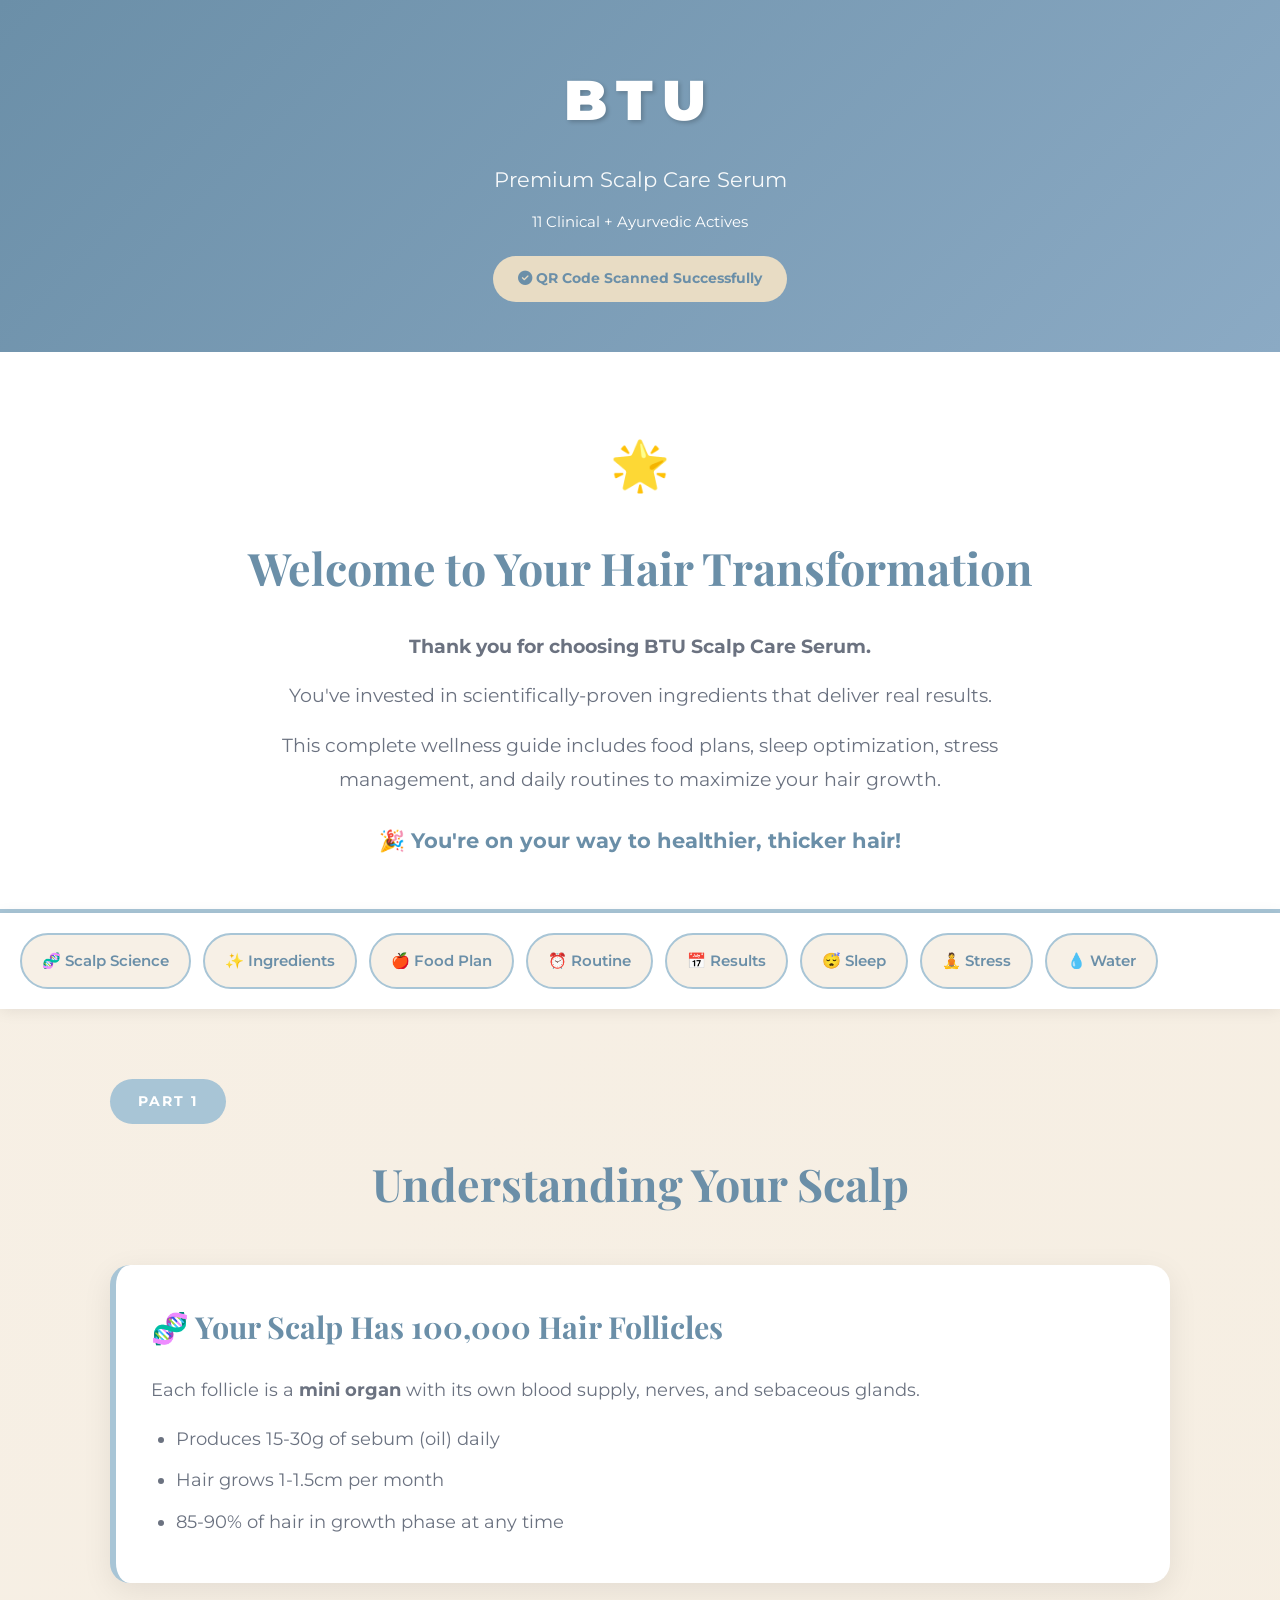
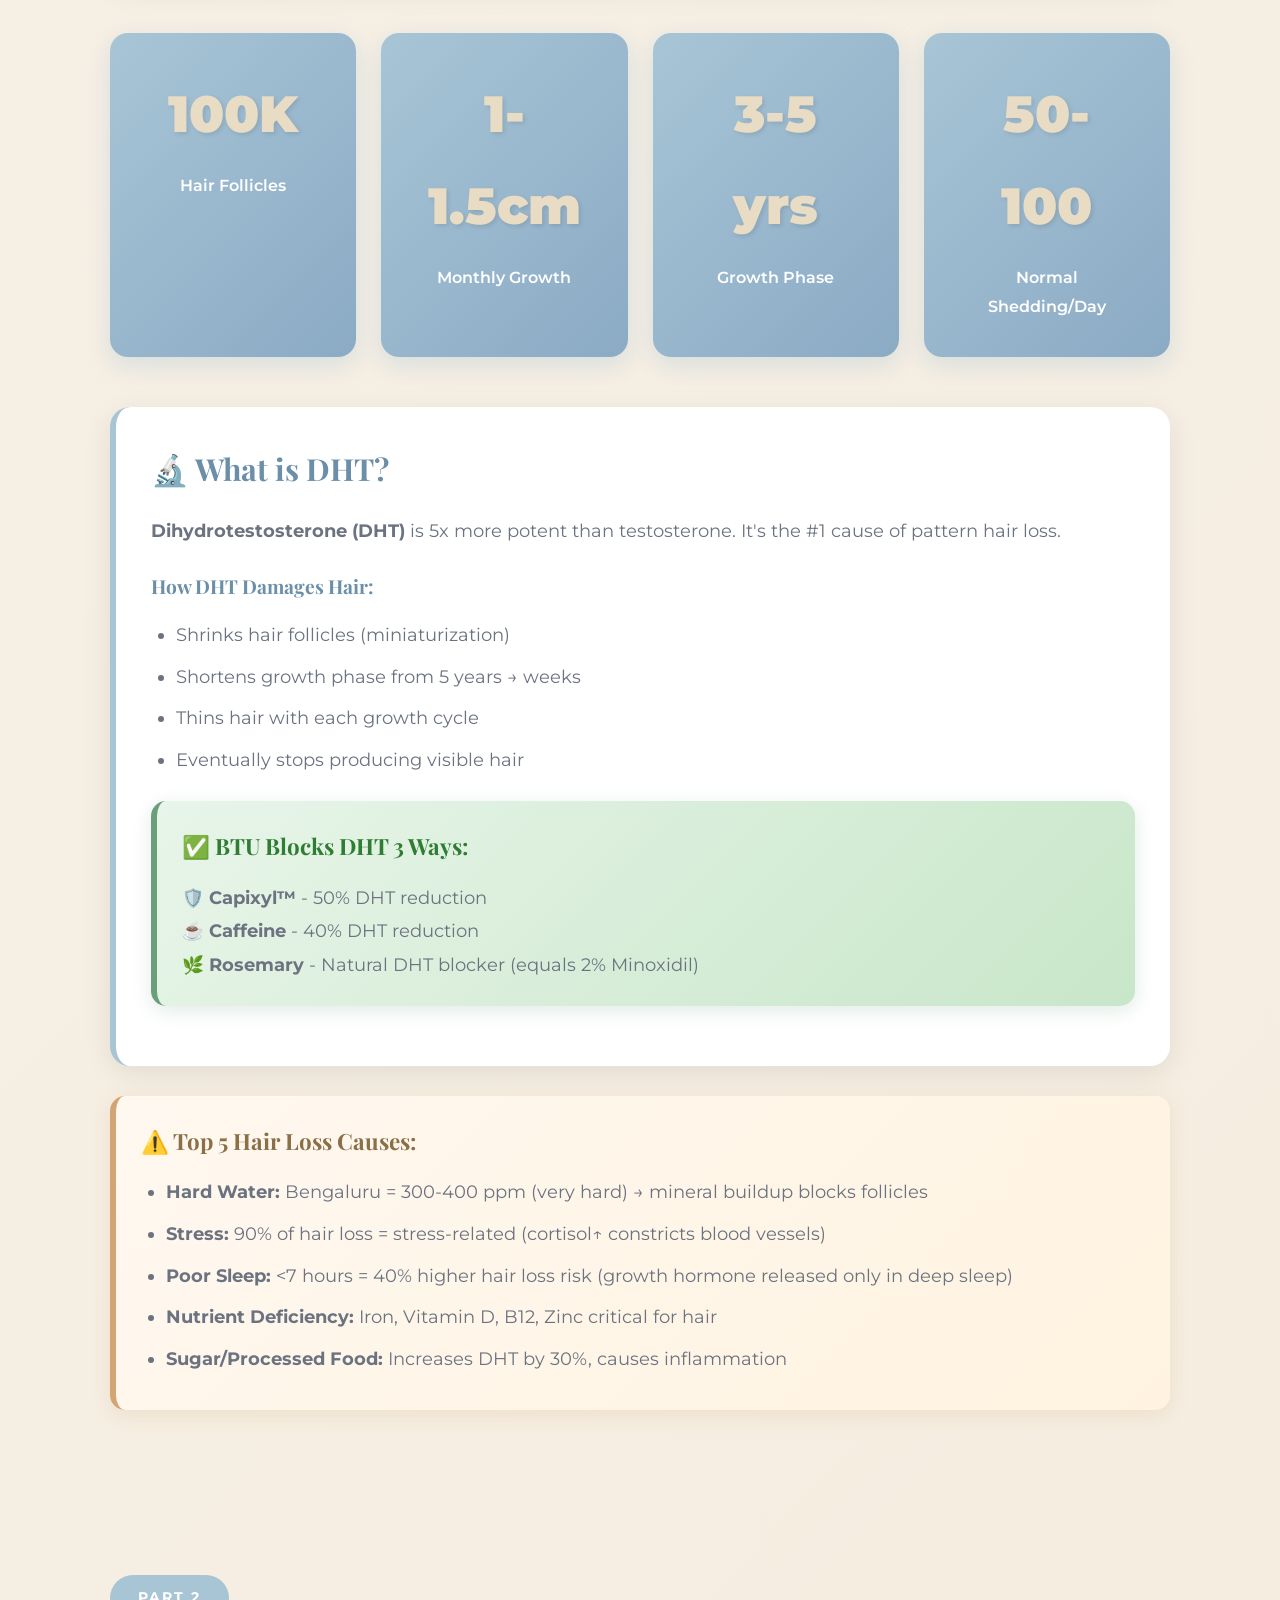
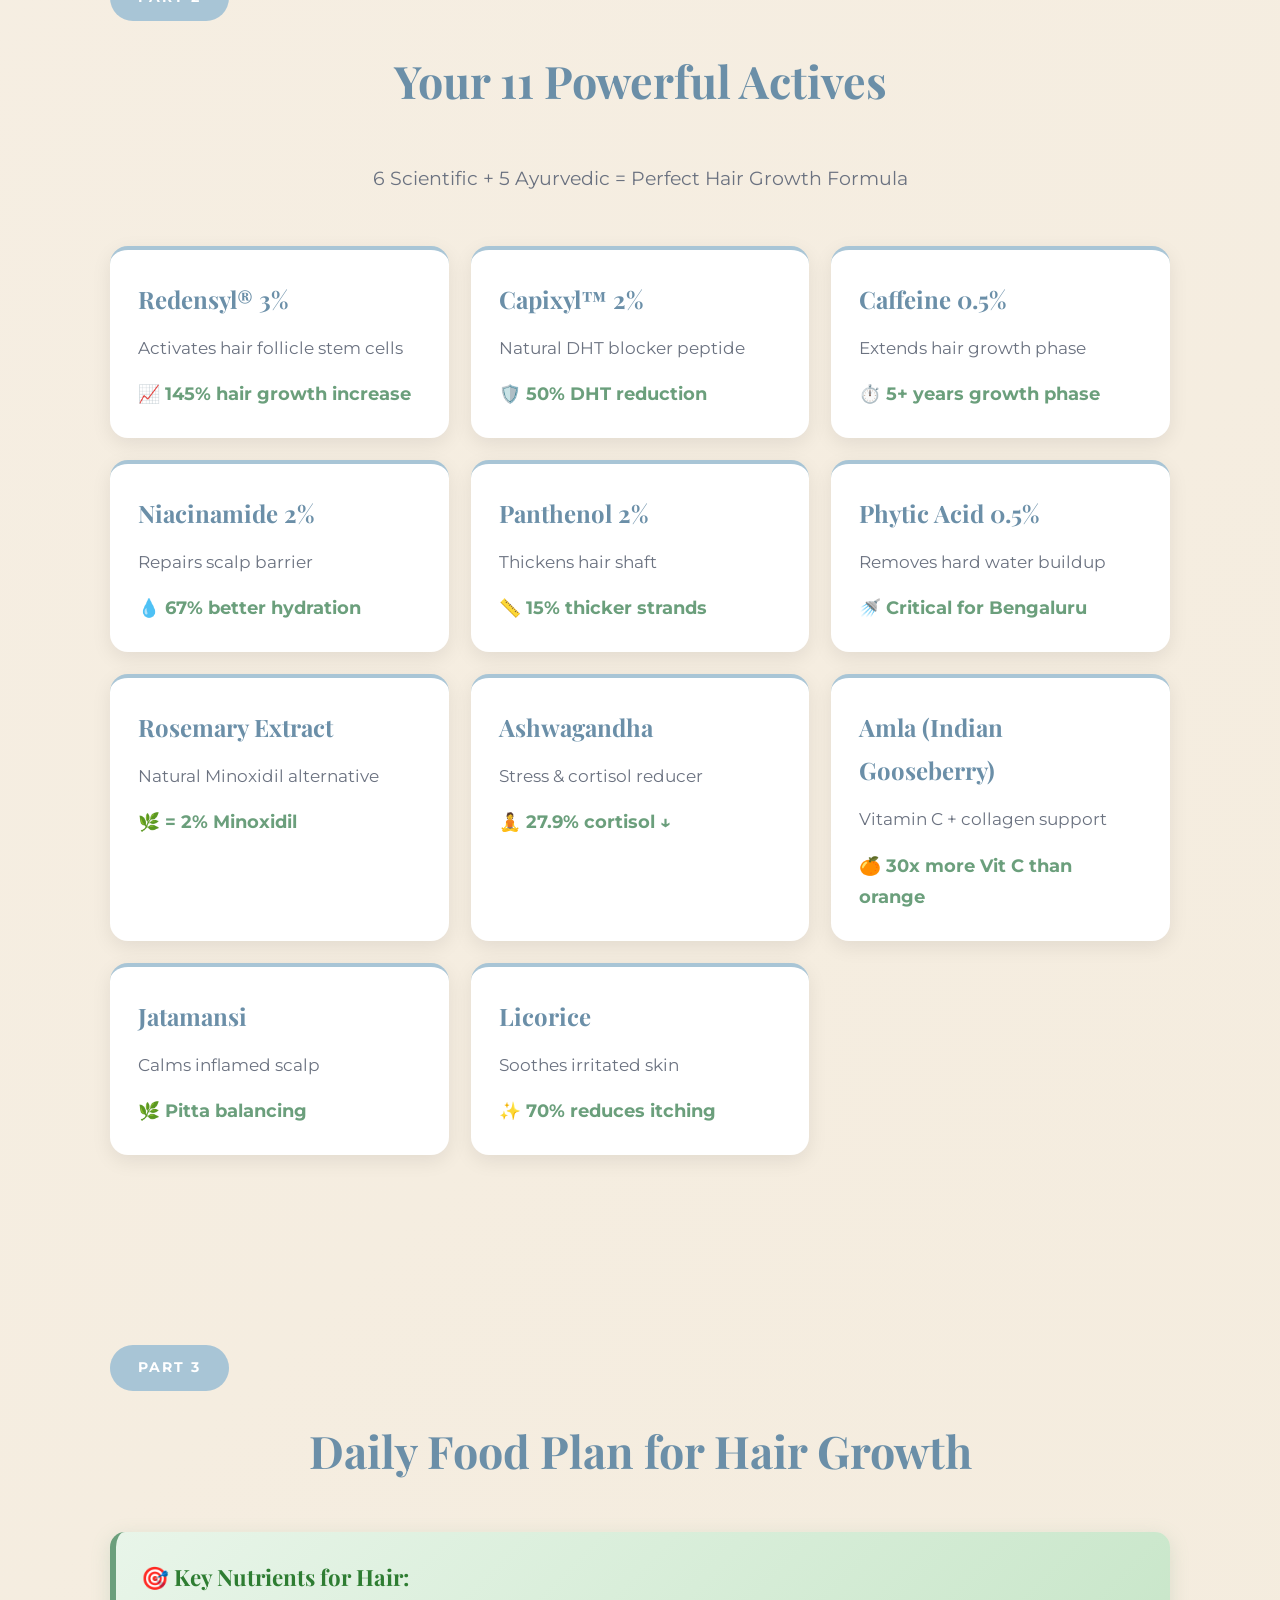
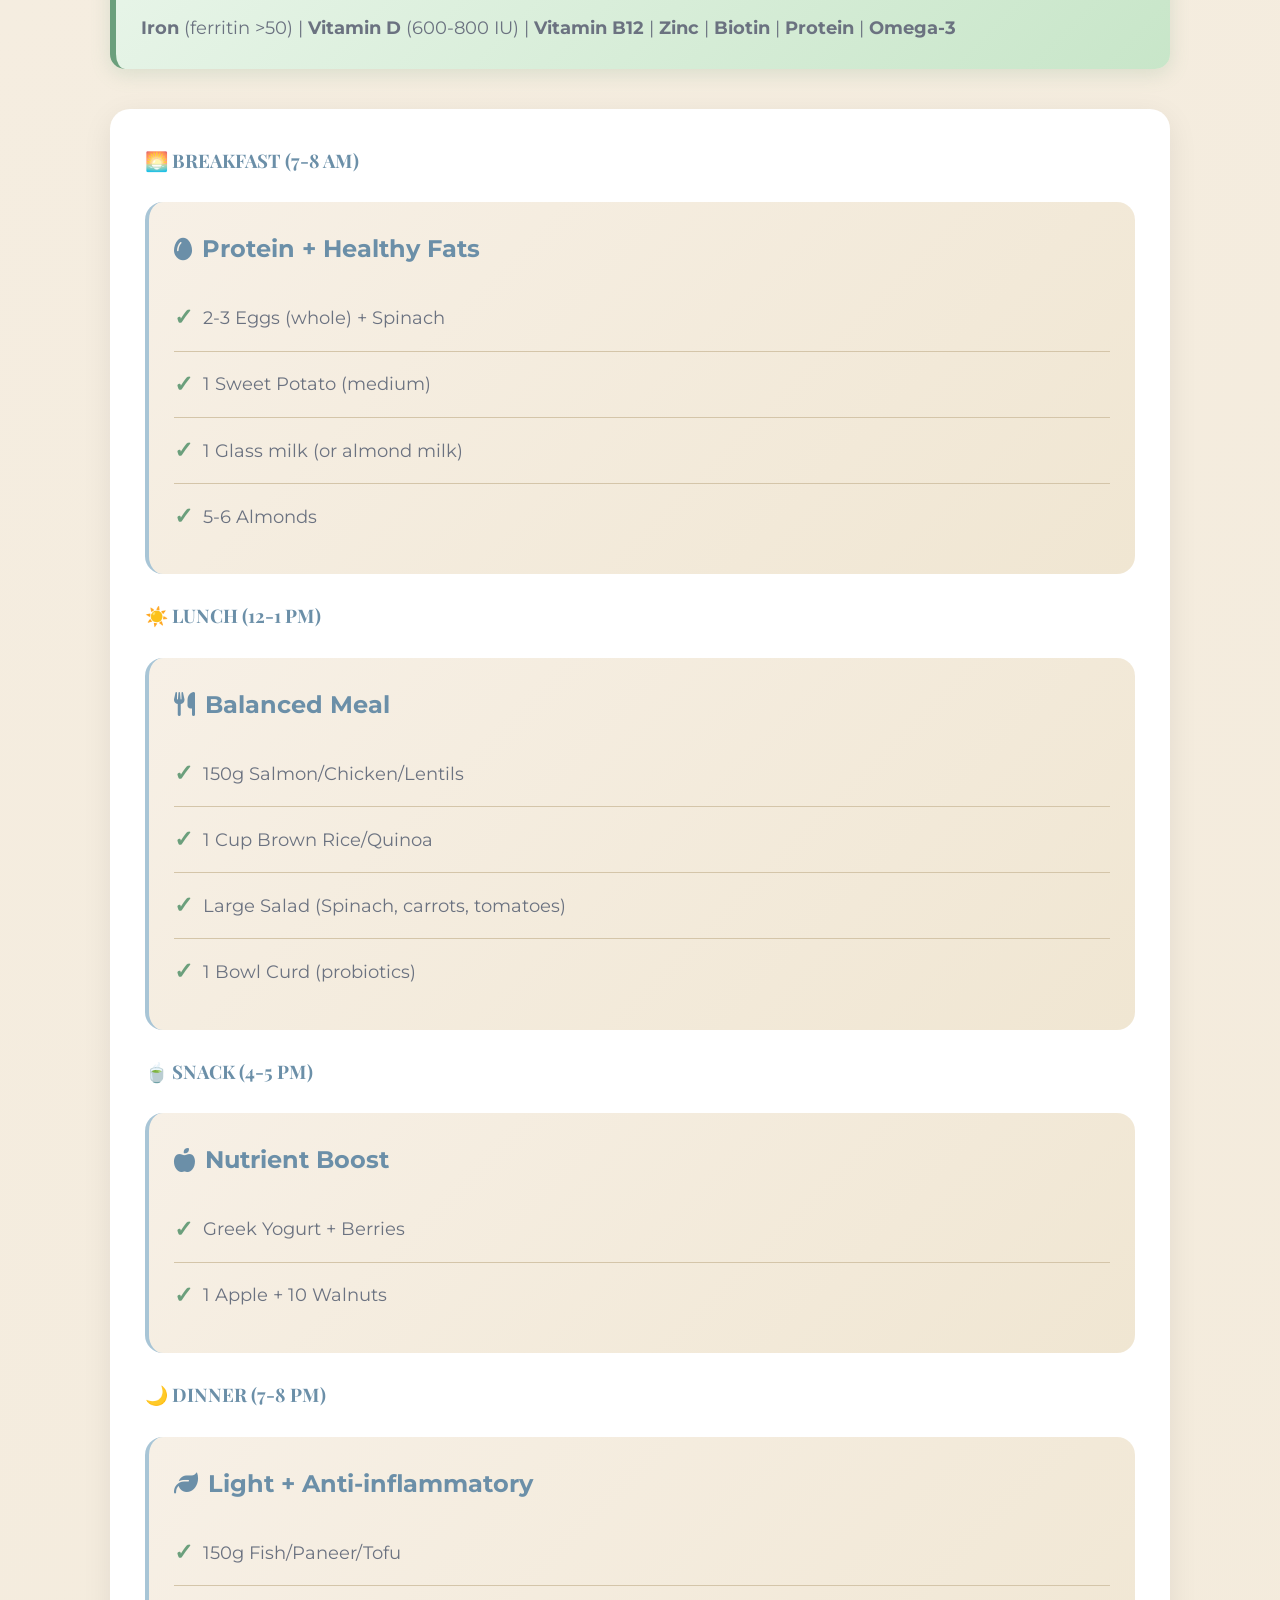
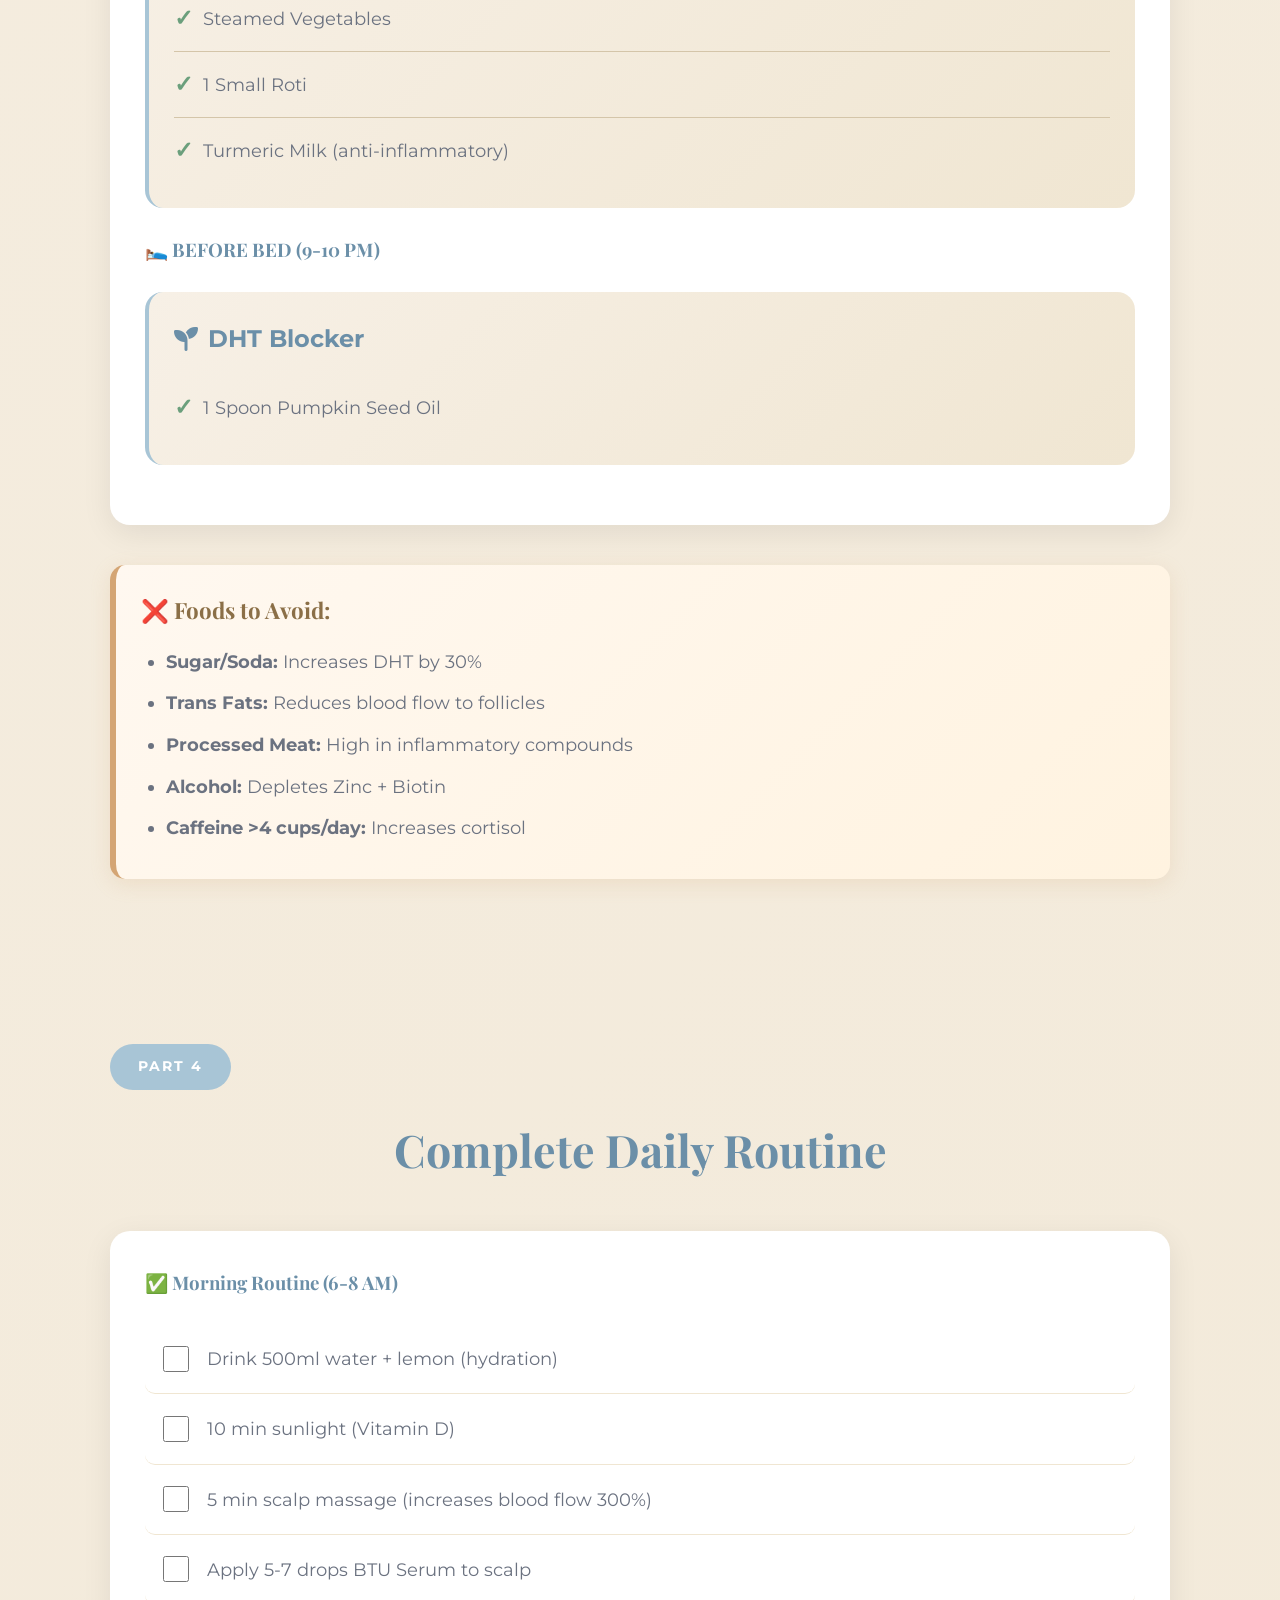
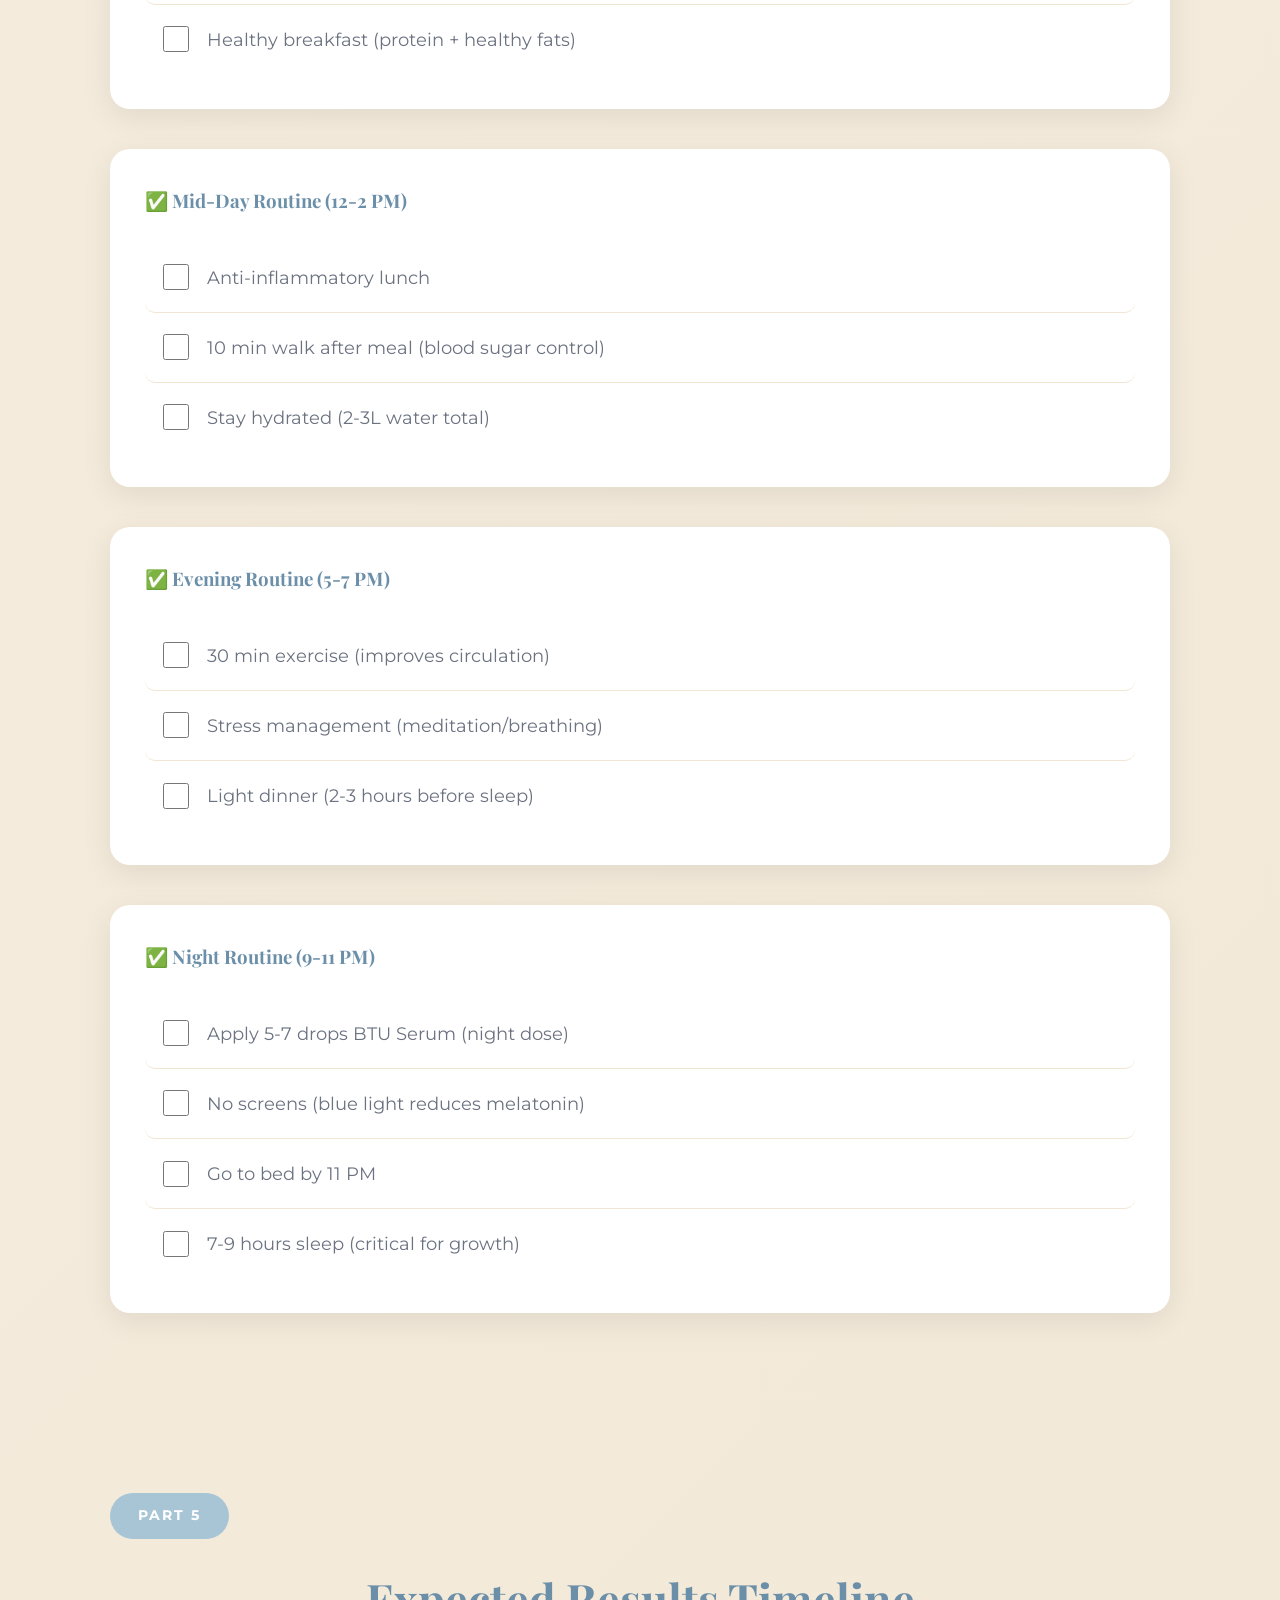
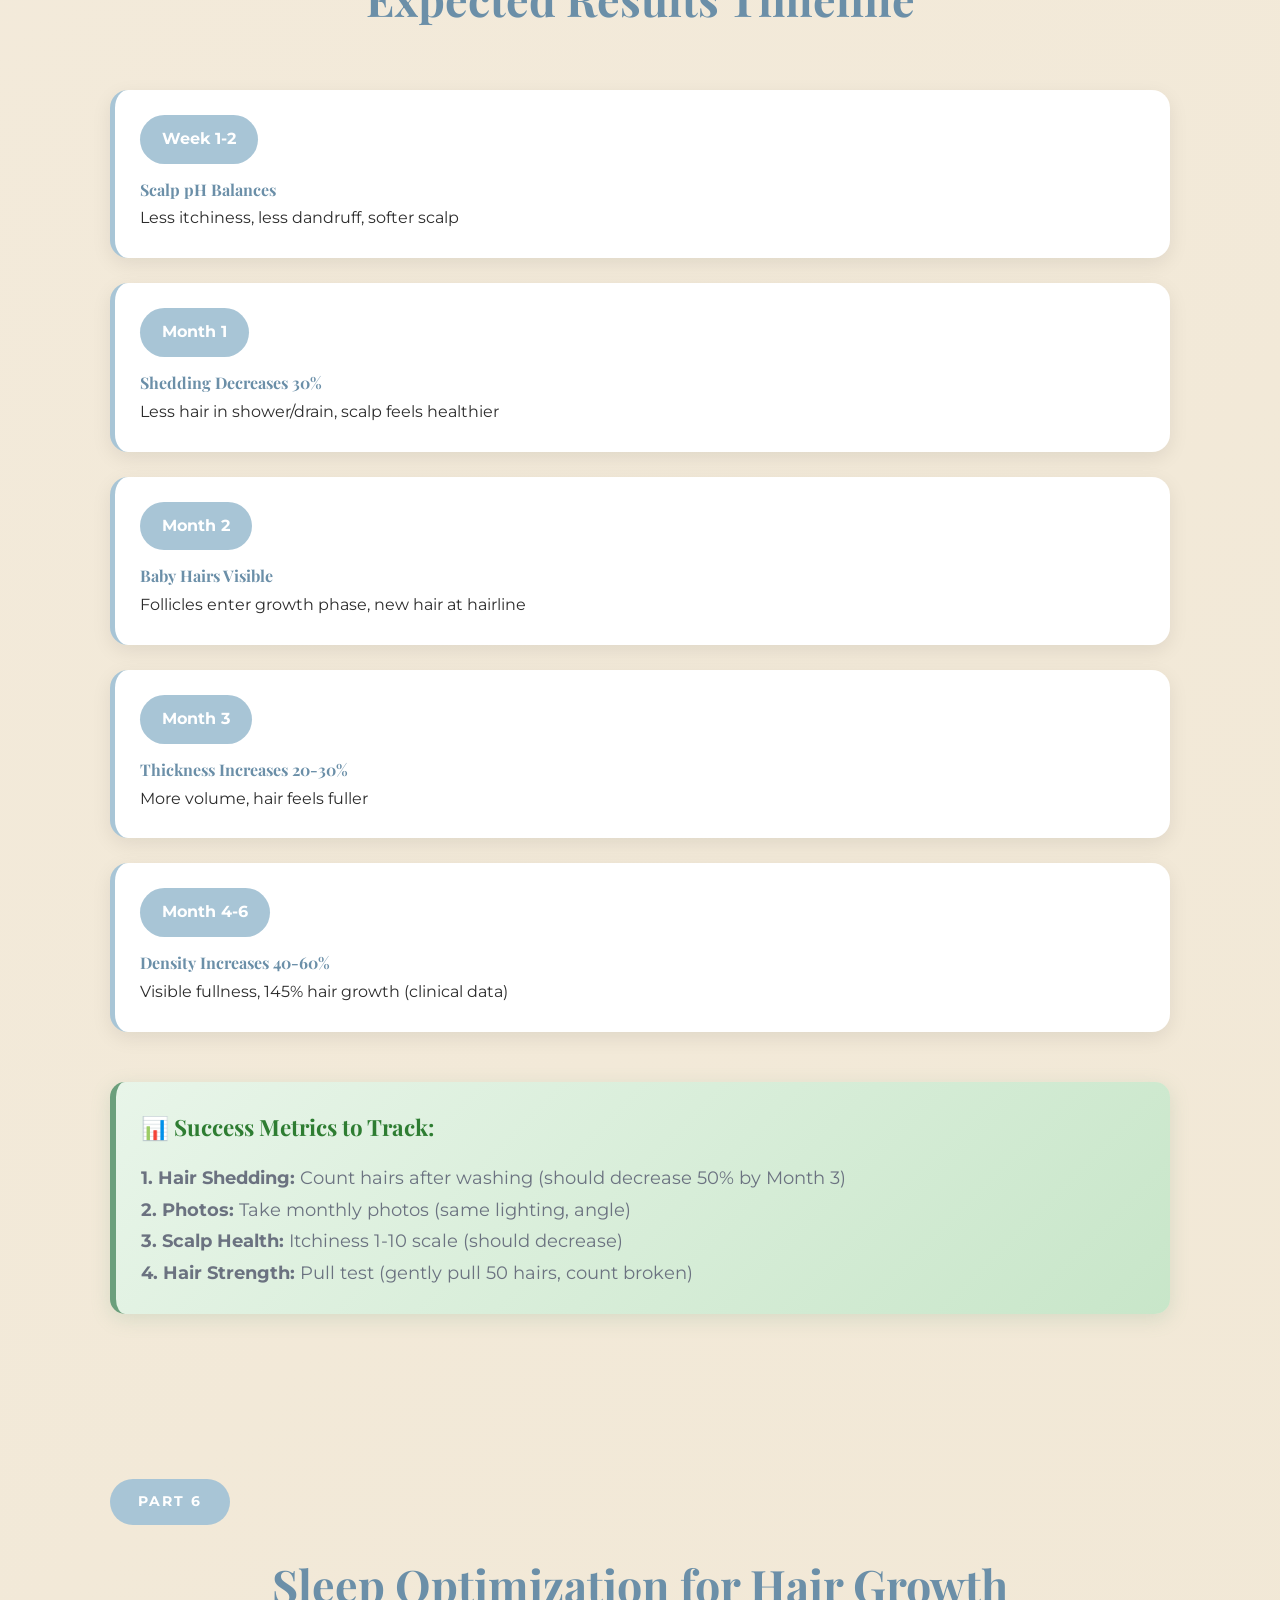
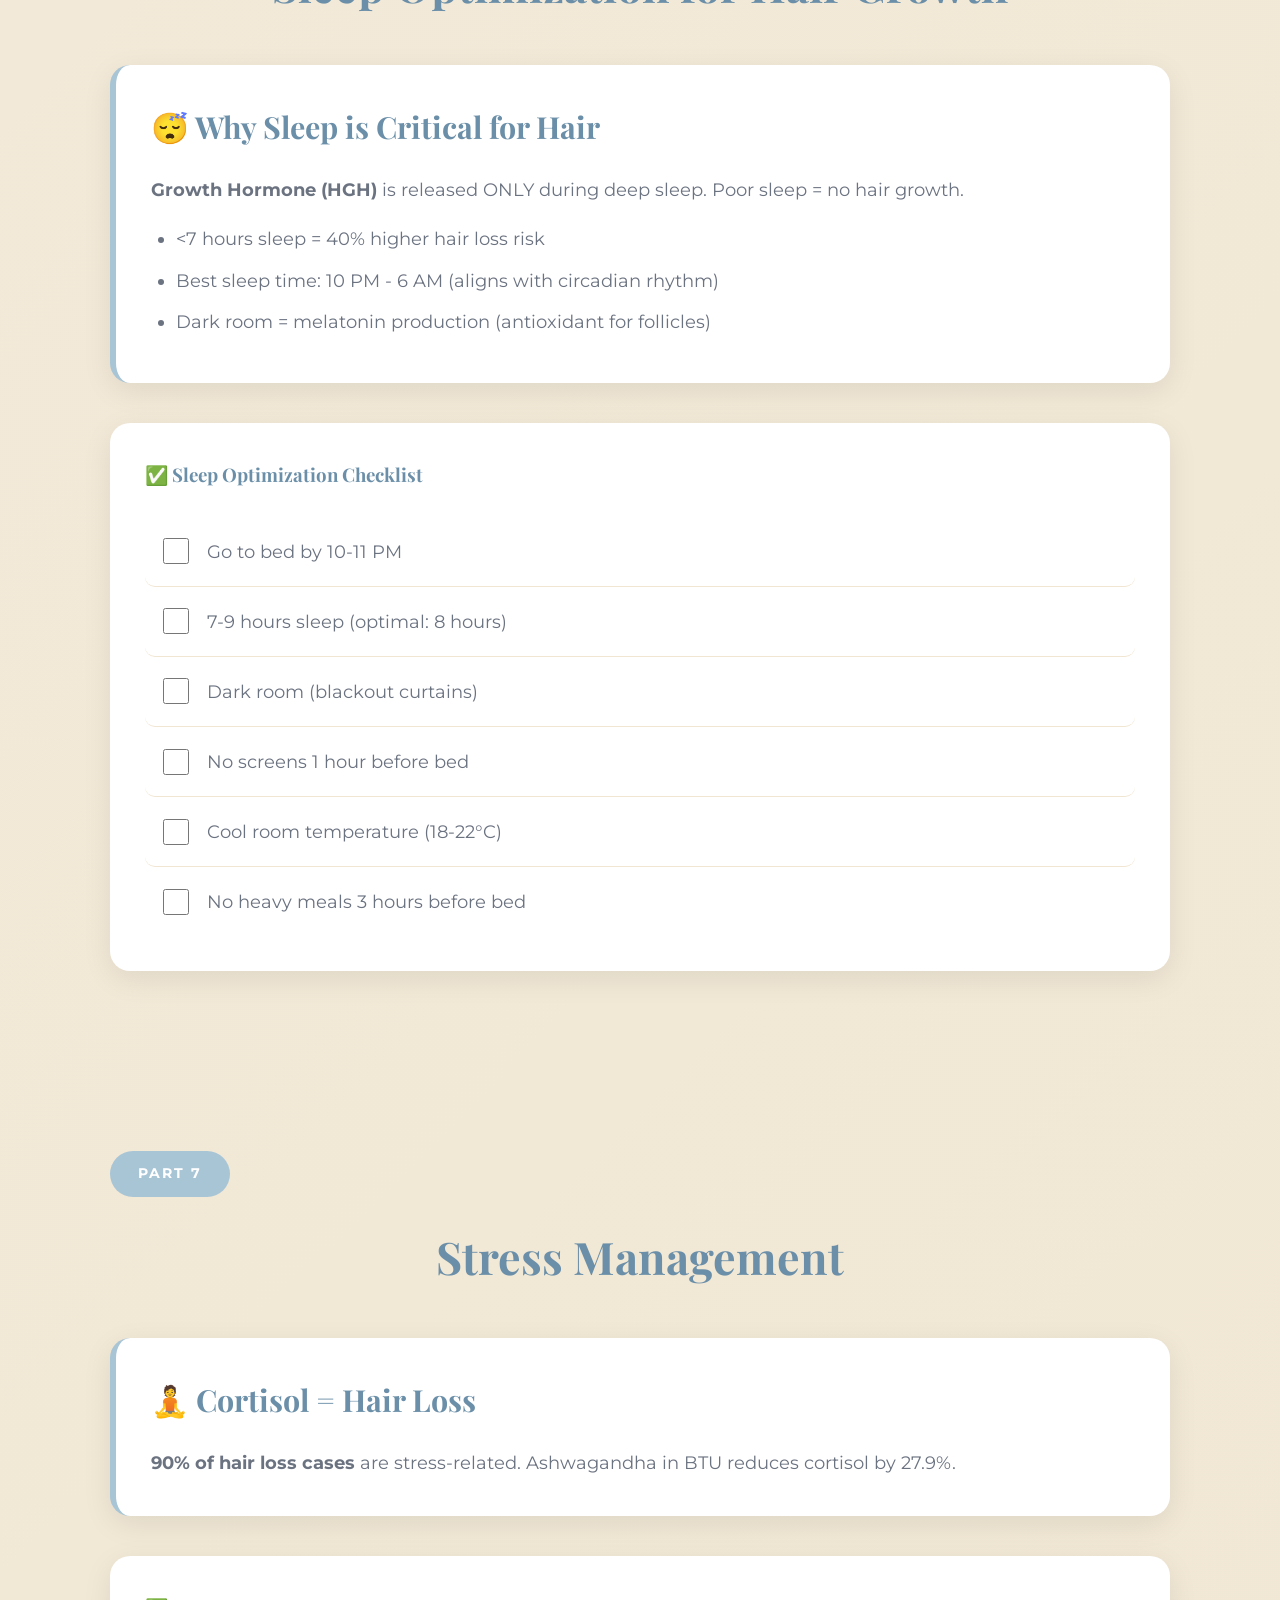
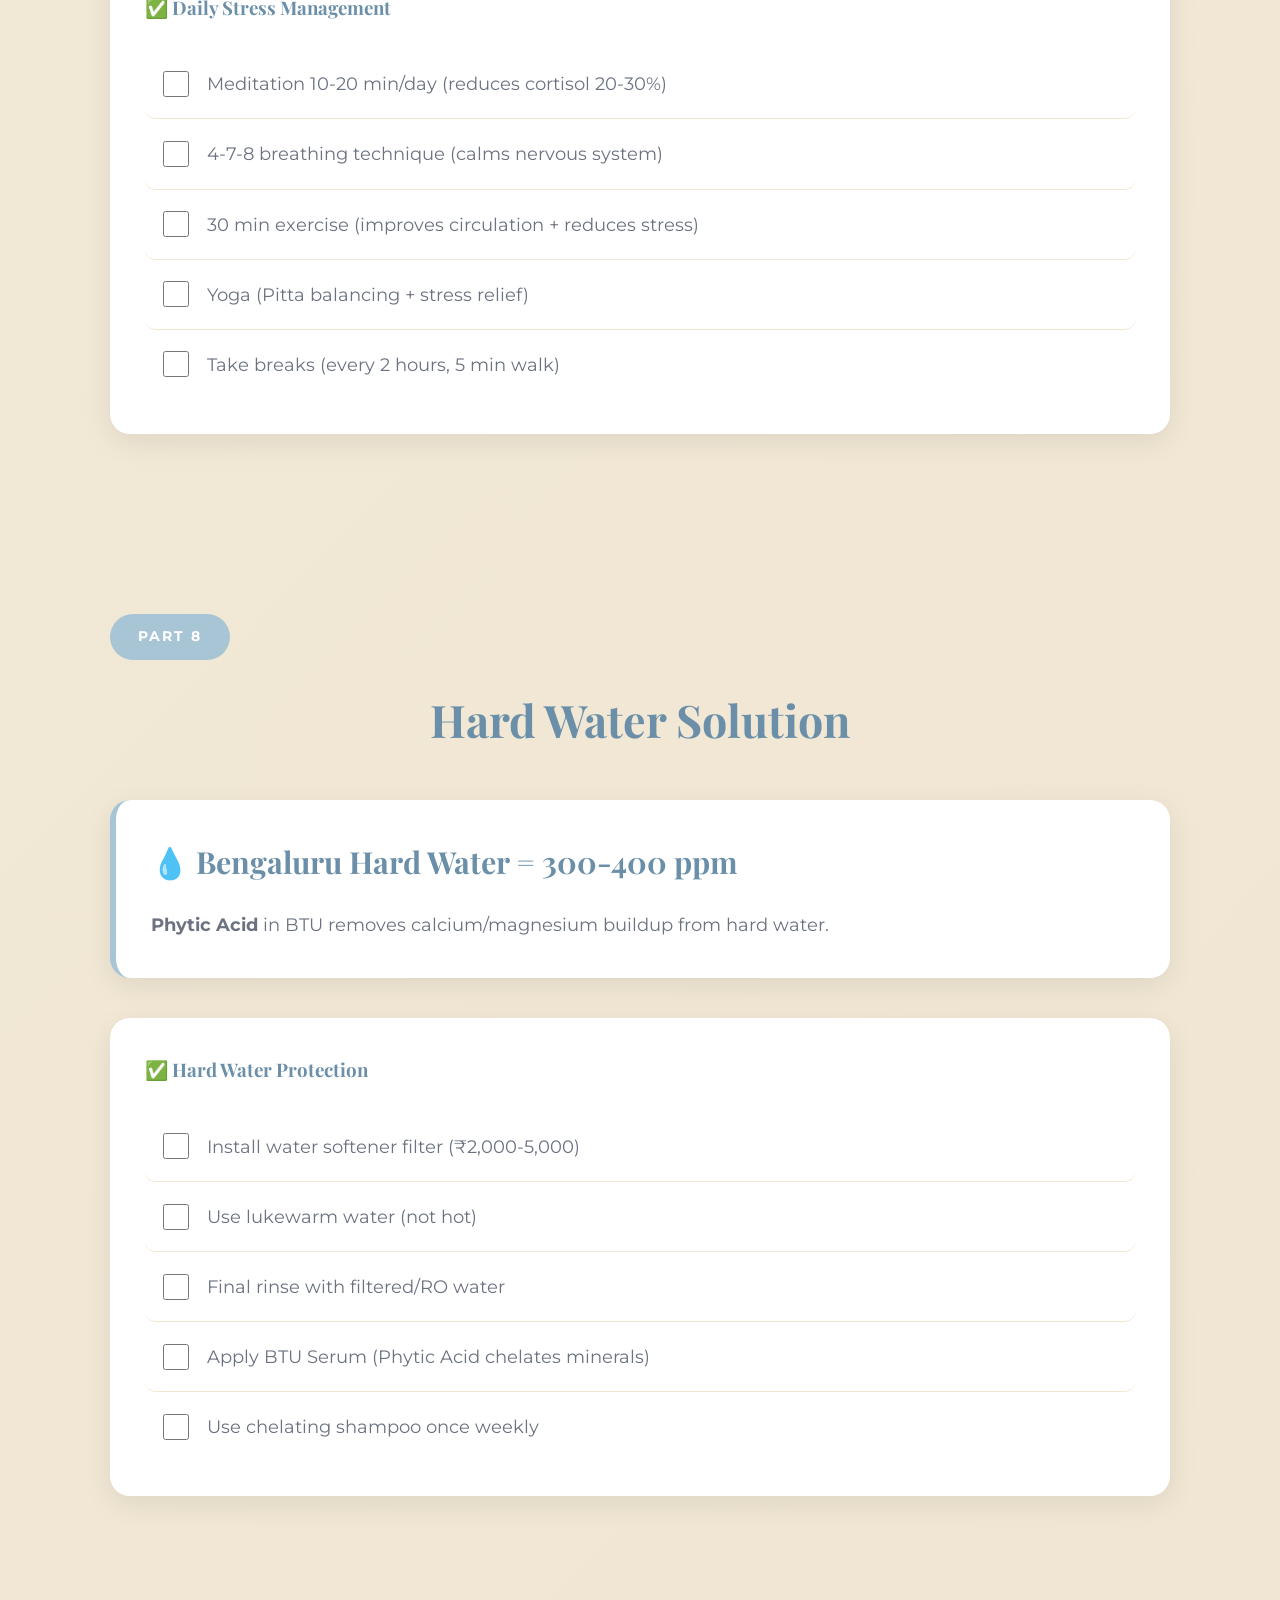
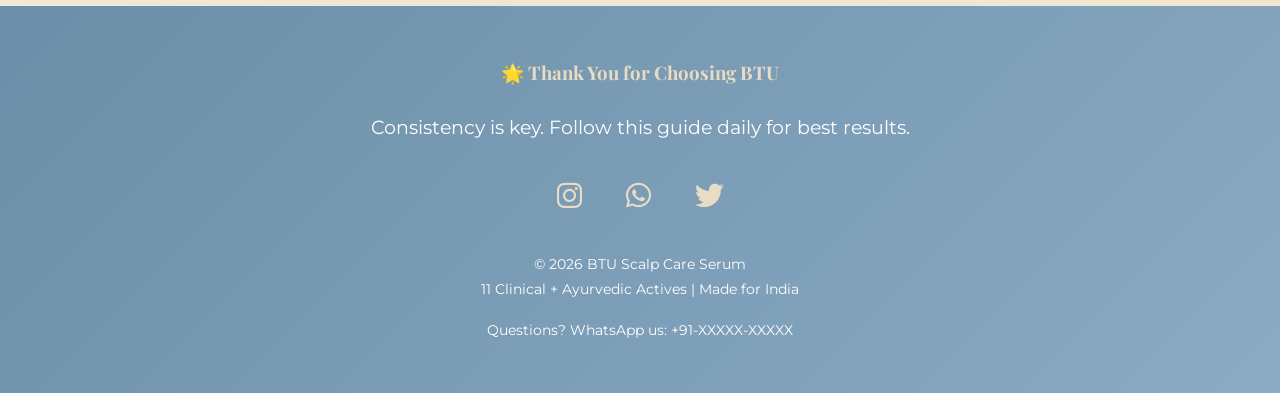
<file: BTU_QR_Wellness_Guide.html>
<!DOCTYPE html>
<html lang="en">
<head>
    <meta charset="UTF-8">
    <meta name="viewport" content="width=device-width, initial-scale=1.0">
    <title>BTU Wellness Guide | Complete Hair & Scalp Health</title>
    <link href="https://fonts.googleapis.com/css2?family=Playfair+Display:wght@400;600;700;900&family=Montserrat:wght@300;400;500;600;700;800&display=swap" rel="stylesheet">
    <link rel="stylesheet" href="https://cdnjs.cloudflare.com/ajax/libs/font-awesome/6.4.0/css/all.min.css">
    <style>
        /* ============================================
           BTU WELLNESS GUIDE - DARK IVORY + GENTLE BLUE
           Premium, Calming, Trustworthy Aesthetic
           ============================================ */
        
        :root {
            /* DARK IVORY PALETTE */
            --dark-ivory: #E8DCC4;
            --ivory-dark: #D4C5A9;
            --ivory-medium: #F0E6D2;
            --ivory-light: #F7F0E6;
            
            /* GENTLE BLUE PALETTE */
            --gentle-blue: #A8C5D6;
            --blue-medium: #8BAAC4;
            --blue-dark: #6B8FA8;
            --blue-light: #D4E4ED;
            
            /* ACCENT COLORS */
            --charcoal: #2C2C2C;
            --soft-gray: #6B7280;
            --white: #FFFFFF;
            --gold-accent: #C9A961;
            
            /* SUCCESS/WARNING */
            --success-green: #6B9F7C;
            --warning-amber: #D4A574;
        }
        
        * {
            margin: 0;
            padding: 0;
            box-sizing: border-box;
        }
        
        body {
            font-family: 'Montserrat', sans-serif;
            background: linear-gradient(135deg, var(--ivory-light) 0%, var(--ivory-medium) 100%);
            color: var(--charcoal);
            line-height: 1.8;
        }
        
        h1, h2, h3, h4 {
            font-family: 'Playfair Display', serif;
            color: var(--blue-dark);
        }
        
        /* HEADER WITH BTU LOGO */
        header {
            background: linear-gradient(135deg, var(--blue-dark), var(--blue-medium));
            padding: 50px 20px;
            text-align: center;
            color: var(--white);
            position: relative;
            overflow: hidden;
        }
        
        header::before {
            content: '';
            position: absolute;
            top: 0;
            left: 0;
            right: 0;
            bottom: 0;
            background: url('data:image/svg+xml,<svg xmlns="http://www.w3.org/2000/svg" viewBox="0 0 100 100"><circle cx="50" cy="50" r="1" fill="rgba(255,255,255,0.1)"/></svg>');
            background-size: 30px 30px;
            opacity: 0.3;
        }
        
        .logo {
            font-size: 3.5em;
            font-weight: 900;
            letter-spacing: 10px;
            margin-bottom: 10px;
            position: relative;
            z-index: 2;
            text-shadow: 2px 2px 4px rgba(0,0,0,0.2);
        }
        
        .tagline {
            font-size: 1.3em;
            position: relative;
            z-index: 2;
            opacity: 0.95;
        }
        
        .scanned-badge {
            background: var(--dark-ivory);
            color: var(--blue-dark);
            padding: 10px 25px;
            border-radius: 30px;
            font-size: 0.9em;
            font-weight: 700;
            margin-top: 20px;
            display: inline-block;
            position: relative;
            z-index: 2;
        }
        
        /* WELCOME SECTION */
        .welcome {
            background: var(--white);
            padding: 50px 20px;
            text-align: center;
            border-bottom: 4px solid var(--gentle-blue);
            box-shadow: 0 5px 20px rgba(0,0,0,0.05);
        }
        
        .welcome h1 {
            font-size: 2.8em;
            margin-bottom: 20px;
            color: var(--blue-dark);
        }
        
        .welcome p {
            font-size: 1.2em;
            max-width: 800px;
            margin: 0 auto 15px;
            color: var(--soft-gray);
        }
        
        .welcome-emoji {
            font-size: 3em;
            margin: 20px 0;
        }
        
        /* NAVIGATION TABS */
        .tabs {
            display: flex;
            overflow-x: auto;
            background: var(--white);
            padding: 20px;
            gap: 12px;
            position: sticky;
            top: 0;
            z-index: 100;
            box-shadow: 0 2px 15px rgba(0,0,0,0.08);
        }
        
        .tab {
            padding: 12px 20px;
            background: var(--ivory-light);
            border: 2px solid var(--gentle-blue);
            border-radius: 30px;
            text-decoration: none;
            color: var(--blue-dark);
            font-weight: 600;
            white-space: nowrap;
            transition: all 0.3s ease;
            font-size: 0.95em;
        }
        
        .tab:hover, .tab.active {
            background: var(--gentle-blue);
            color: var(--white);
            transform: translateY(-2px);
            box-shadow: 0 5px 15px rgba(168, 197, 214, 0.4);
        }
        
        /* CONTENT SECTIONS */
        section {
            padding: 70px 20px;
            max-width: 1100px;
            margin: 0 auto;
        }
        
        .section-title {
            font-size: 2.8em;
            text-align: center;
            margin-bottom: 40px;
            color: var(--blue-dark);
        }
        
        .section-tag {
            display: inline-block;
            background: var(--gentle-blue);
            color: var(--white);
            padding: 10px 28px;
            border-radius: 30px;
            font-size: 0.9em;
            font-weight: 700;
            margin-bottom: 20px;
            text-transform: uppercase;
            letter-spacing: 2px;
        }
        
        /* INFO CARDS */
        .info-card {
            background: var(--white);
            border-radius: 20px;
            padding: 35px;
            margin-bottom: 30px;
            box-shadow: 0 8px 30px rgba(0,0,0,0.08);
            border-left: 6px solid var(--gentle-blue);
            transition: transform 0.3s ease;
        }
        
        .info-card:hover {
            transform: translateY(-5px);
            box-shadow: 0 12px 40px rgba(0,0,0,0.12);
        }
        
        .info-card h3 {
            font-size: 1.9em;
            margin-bottom: 18px;
            color: var(--blue-dark);
        }
        
        .info-card p {
            font-size: 1.15em;
            line-height: 1.9;
            color: var(--soft-gray);
        }
        
        .info-card ul {
            margin-left: 25px;
            margin-top: 15px;
            color: var(--soft-gray);
        }
        
        .info-card li {
            margin: 10px 0;
            font-size: 1.1em;
        }
        
        /* STATS BOXES */
        .stats-grid {
            display: grid;
            grid-template-columns: repeat(auto-fit, minmax(220px, 1fr));
            gap: 25px;
            margin: 50px 0;
        }
        
        .stat-box {
            background: linear-gradient(135deg, var(--gentle-blue), var(--blue-medium));
            color: var(--white);
            padding: 35px;
            border-radius: 18px;
            text-align: center;
            box-shadow: 0 8px 25px rgba(168, 197, 214, 0.4);
            transition: transform 0.3s ease;
        }
        
        .stat-box:hover {
            transform: translateY(-8px);
        }
        
        .stat-number {
            font-size: 3.2em;
            font-weight: 900;
            color: var(--dark-ivory);
            text-shadow: 2px 2px 4px rgba(0,0,0,0.1);
        }
        
        .stat-label {
            font-size: 1em;
            margin-top: 12px;
            font-weight: 600;
        }
        
        /* INGREDIENT CARDS */
        .ingredient-grid {
            display: grid;
            grid-template-columns: repeat(auto-fit, minmax(290px, 1fr));
            gap: 22px;
            margin: 50px 0;
        }
        
        .ingredient-card {
            background: var(--white);
            border-radius: 18px;
            padding: 28px;
            box-shadow: 0 6px 20px rgba(0,0,0,0.08);
            border-top: 4px solid var(--gentle-blue);
            transition: all 0.3s ease;
        }
        
        .ingredient-card:hover {
            transform: translateY(-5px);
            box-shadow: 0 10px 30px rgba(0,0,0,0.12);
        }
        
        .ingredient-card h4 {
            font-size: 1.5em;
            color: var(--blue-dark);
            margin-bottom: 12px;
        }
        
        .ingredient-card p {
            color: var(--soft-gray);
            font-size: 1.05em;
        }
        
        .ingredient-card .benefit {
            color: var(--success-green);
            font-weight: 700;
            margin-top: 15px;
            font-size: 1.1em;
            display: flex;
            align-items: center;
            gap: 8px;
        }
        
        /* CHECKLIST */
        .checklist {
            background: var(--white);
            border-radius: 20px;
            padding: 35px;
            margin: 40px 0;
            box-shadow: 0 8px 30px rgba(0,0,0,0.08);
        }
        
        .checklist h3 {
            margin-bottom: 25px;
            color: var(--blue-dark);
        }
        
        .checklist-item {
            display: flex;
            align-items: center;
            padding: 18px;
            border-bottom: 1px solid var(--ivory-medium);
            transition: background 0.3s ease;
            border-radius: 10px;
        }
        
        .checklist-item:hover {
            background: var(--ivory-light);
        }
        
        .checklist-item:last-child {
            border-bottom: none;
        }
        
        .checklist-item input[type="checkbox"] {
            width: 26px;
            height: 26px;
            margin-right: 18px;
            accent-color: var(--gentle-blue);
            cursor: pointer;
        }
        
        .checklist-item label {
            font-size: 1.15em;
            cursor: pointer;
            color: var(--soft-gray);
            flex: 1;
        }
        
        .checklist-item input:checked + label {
            color: var(--success-green);
            text-decoration: line-through;
            text-decoration-color: var(--success-green);
        }
        
        /* TIMELINE */
        .timeline {
            position: relative;
            margin: 50px 0;
        }
        
        .timeline-item {
            background: var(--white);
            padding: 25px;
            border-radius: 18px;
            margin-bottom: 25px;
            border-left: 5px solid var(--gentle-blue);
            box-shadow: 0 6px 20px rgba(0,0,0,0.08);
            transition: transform 0.3s ease;
        }
        
        .timeline-item:hover {
            transform: translateX(5px);
        }
        
        .timeline-month {
            background: var(--gentle-blue);
            color: var(--white);
            padding: 10px 22px;
            border-radius: 25px;
            font-weight: 700;
            display: inline-block;
            margin-bottom: 12px;
            font-size: 1em;
        }
        
        /* FOOD PLAN */
        .food-plan {
            background: var(--white);
            border-radius: 20px;
            padding: 35px;
            margin: 40px 0;
            box-shadow: 0 8px 30px rgba(0,0,0,0.08);
        }
        
        .food-plan h3 {
            margin-bottom: 25px;
            color: var(--blue-dark);
        }
        
        .meal-card {
            background: linear-gradient(135deg, var(--ivory-light), var(--ivory-medium));
            padding: 25px;
            border-radius: 18px;
            margin: 25px 0;
            border-left: 4px solid var(--gentle-blue);
        }
        
        .meal-title {
            font-size: 1.5em;
            font-weight: 700;
            color: var(--blue-dark);
            margin-bottom: 15px;
            display: flex;
            align-items: center;
            gap: 10px;
        }
        
        .meal-items {
            list-style: none;
        }
        
        .meal-items li {
            padding: 12px 0;
            border-bottom: 1px solid var(--ivory-dark);
            color: var(--soft-gray);
            font-size: 1.1em;
            display: flex;
            align-items: center;
            gap: 10px;
        }
        
        .meal-items li:last-child {
            border-bottom: none;
        }
        
        .meal-items li:before {
            content: '✓';
            color: var(--success-green);
            font-weight: 900;
            font-size: 1.3em;
        }
        
        /* CAUTION BOXES */
        .caution-box {
            background: linear-gradient(135deg, #FFF8F0, #FFF3E0);
            border-left: 6px solid var(--warning-amber);
            padding: 25px;
            border-radius: 15px;
            margin: 25px 0;
            box-shadow: 0 5px 20px rgba(212, 165, 116, 0.2);
        }
        
        .caution-box h4 {
            color: #8B6F47;
            margin-bottom: 15px;
            font-size: 1.4em;
            display: flex;
            align-items: center;
            gap: 10px;
        }
        
        .caution-box ul {
            margin-left: 25px;
            color: var(--soft-gray);
        }
        
        .caution-box li {
            margin: 10px 0;
            font-size: 1.1em;
        }
        
        /* SUCCESS BOXES */
        .success-box {
            background: linear-gradient(135deg, #E8F5E9, #C8E6C9);
            border-left: 6px solid var(--success-green);
            padding: 25px;
            border-radius: 15px;
            margin: 25px 0;
            box-shadow: 0 5px 20px rgba(107, 159, 124, 0.2);
        }
        
        .success-box h4 {
            color: #2E7D32;
            margin-bottom: 15px;
            font-size: 1.4em;
            display: flex;
            align-items: center;
            gap: 10px;
        }
        
        .success-box p {
            color: var(--soft-gray);
            font-size: 1.1em;
        }
        
        /* CTA BUTTON */
        .cta-button {
            display: inline-block;
            padding: 22px 55px;
            background: linear-gradient(135deg, var(--gentle-blue), var(--blue-medium));
            color: var(--white);
            text-decoration: none;
            font-size: 1.3em;
            font-weight: 700;
            border-radius: 60px;
            margin: 40px 0;
            box-shadow: 0 12px 35px rgba(168, 197, 214, 0.5);
            transition: all 0.3s ease;
        }
        
        .cta-button:hover {
            transform: translateY(-5px);
            box-shadow: 0 18px 45px rgba(168, 197, 214, 0.7);
        }
        
        /* FOOTER */
        footer {
            background: linear-gradient(135deg, var(--blue-dark), var(--blue-medium));
            color: var(--white);
            padding: 50px 20px;
            text-align: center;
        }
        
        footer h3 {
            color: var(--dark-ivory);
            margin-bottom: 20px;
        }
        
        .contact-info {
            margin: 25px 0;
        }
        
        .contact-info a {
            color: var(--dark-ivory);
            text-decoration: none;
            margin: 0 20px;
            font-size: 1.8em;
            transition: transform 0.3s ease;
            display: inline-block;
        }
        
        .contact-info a:hover {
            transform: scale(1.2);
        }
        
        /* RESPONSIVE */
        @media (max-width: 768px) {
            .logo { font-size: 2.5em; }
            .section-title { font-size: 2.2em; }
            .tabs { padding: 15px 12px; }
            .tab { padding: 10px 16px; font-size: 0.85em; }
            section { padding: 50px 15px; }
            .info-card { padding: 25px; }
            .stats-grid { grid-template-columns: 1fr 1fr; }
        }
        
        @media (max-width: 480px) {
            .logo { font-size: 2em; }
            .welcome h1 { font-size: 2em; }
            .section-title { font-size: 1.8em; }
            .stats-grid { grid-template-columns: 1fr; }
        }
    </style>
</head>
<body>
    <!-- HEADER -->
    <header>
        <div class="logo">BTU</div>
        <p class="tagline">Premium Scalp Care Serum</p>
        <p style="margin-top: 10px; font-size: 0.95em; position: relative; z-index: 2;">11 Clinical + Ayurvedic Actives</p>
        <div class="scanned-badge">
            <i class="fas fa-check-circle"></i> QR Code Scanned Successfully
        </div>
    </header>

    <!-- WELCOME SECTION -->
    <div class="welcome">
        <div class="welcome-emoji">🌟</div>
        <h1>Welcome to Your Hair Transformation</h1>
        <p><strong>Thank you for choosing BTU Scalp Care Serum.</strong></p>
        <p>You've invested in scientifically-proven ingredients that deliver real results.</p>
        <p>This complete wellness guide includes food plans, sleep optimization, stress management, and daily routines to maximize your hair growth.</p>
        <div style="font-size: 1.3em; color: var(--blue-dark); font-weight: 700; margin-top: 25px;">
            🎉 You're on your way to healthier, thicker hair!
        </div>
    </div>

    <!-- NAVIGATION TABS -->
    <div class="tabs">
        <a href="#scalp" class="tab">🧬 Scalp Science</a>
        <a href="#ingredients" class="tab">✨ Ingredients</a>
        <a href="#food" class="tab">🍎 Food Plan</a>
        <a href="#routine" class="tab">⏰ Routine</a>
        <a href="#timeline" class="tab">📅 Results</a>
        <a href="#sleep" class="tab">😴 Sleep</a>
        <a href="#stress" class="tab">🧘 Stress</a>
        <a href="#hardwater" class="tab">💧 Water</a>
    </div>

    <!-- SECTION 1: SCALP SCIENCE -->
    <section id="scalp">
        <span class="section-tag">Part 1</span>
        <h2 class="section-title">Understanding Your Scalp</h2>
        
        <div class="info-card">
            <h3>🧬 Your Scalp Has 100,000 Hair Follicles</h3>
            <p>Each follicle is a <strong>mini organ</strong> with its own blood supply, nerves, and sebaceous glands.</p>
            <ul>
                <li>Produces 15-30g of sebum (oil) daily</li>
                <li>Hair grows 1-1.5cm per month</li>
                <li>85-90% of hair in growth phase at any time</li>
            </ul>
        </div>

        <div class="stats-grid">
            <div class="stat-box">
                <div class="stat-number">100K</div>
                <div class="stat-label">Hair Follicles</div>
            </div>
            <div class="stat-box">
                <div class="stat-number">1-1.5cm</div>
                <div class="stat-label">Monthly Growth</div>
            </div>
            <div class="stat-box">
                <div class="stat-number">3-5 yrs</div>
                <div class="stat-label">Growth Phase</div>
            </div>
            <div class="stat-box">
                <div class="stat-number">50-100</div>
                <div class="stat-label">Normal Shedding/Day</div>
            </div>
        </div>

        <div class="info-card">
            <h3>🔬 What is DHT?</h3>
            <p><strong>Dihydrotestosterone (DHT)</strong> is 5x more potent than testosterone. It's the #1 cause of pattern hair loss.</p>
            <h4 style="margin-top: 20px; font-size: 1.2em;">How DHT Damages Hair:</h4>
            <ul>
                <li>Shrinks hair follicles (miniaturization)</li>
                <li>Shortens growth phase from 5 years → weeks</li>
                <li>Thins hair with each growth cycle</li>
                <li>Eventually stops producing visible hair</li>
            </ul>
            <div class="success-box">
                <h4>✅ BTU Blocks DHT 3 Ways:</h4>
                <p>🛡️ <strong>Capixyl™</strong> - 50% DHT reduction<br>
                ☕ <strong>Caffeine</strong> - 40% DHT reduction<br>
                🌿 <strong>Rosemary</strong> - Natural DHT blocker (equals 2% Minoxidil)</p>
            </div>
        </div>

        <div class="caution-box">
            <h4>⚠️ Top 5 Hair Loss Causes:</h4>
            <ul>
                <li><strong>Hard Water:</strong> Bengaluru = 300-400 ppm (very hard) → mineral buildup blocks follicles</li>
                <li><strong>Stress:</strong> 90% of hair loss = stress-related (cortisol↑ constricts blood vessels)</li>
                <li><strong>Poor Sleep:</strong> <7 hours = 40% higher hair loss risk (growth hormone released only in deep sleep)</li>
                <li><strong>Nutrient Deficiency:</strong> Iron, Vitamin D, B12, Zinc critical for hair</li>
                <li><strong>Sugar/Processed Food:</strong> Increases DHT by 30%, causes inflammation</li>
            </ul>
        </div>
    </section>

    <!-- SECTION 2: INGREDIENTS -->
    <section id="ingredients">
        <span class="section-tag">Part 2</span>
        <h2 class="section-title">Your 11 Powerful Actives</h2>
        <p style="text-align: center; color: var(--soft-gray); font-size: 1.2em; margin-bottom: 30px;">
            6 Scientific + 5 Ayurvedic = Perfect Hair Growth Formula
        </p>

        <div class="ingredient-grid">
            <div class="ingredient-card">
                <h4>Redensyl® 3%</h4>
                <p>Activates hair follicle stem cells</p>
                <div class="benefit">📈 145% hair growth increase</div>
            </div>
            <div class="ingredient-card">
                <h4>Capixyl™ 2%</h4>
                <p>Natural DHT blocker peptide</p>
                <div class="benefit">🛡️ 50% DHT reduction</div>
            </div>
            <div class="ingredient-card">
                <h4>Caffeine 0.5%</h4>
                <p>Extends hair growth phase</p>
                <div class="benefit">⏱️ 5+ years growth phase</div>
            </div>
            <div class="ingredient-card">
                <h4>Niacinamide 2%</h4>
                <p>Repairs scalp barrier</p>
                <div class="benefit">💧 67% better hydration</div>
            </div>
            <div class="ingredient-card">
                <h4>Panthenol 2%</h4>
                <p>Thickens hair shaft</p>
                <div class="benefit">📏 15% thicker strands</div>
            </div>
            <div class="ingredient-card">
                <h4>Phytic Acid 0.5%</h4>
                <p>Removes hard water buildup</p>
                <div class="benefit">🚿 Critical for Bengaluru</div>
            </div>
            <div class="ingredient-card">
                <h4>Rosemary Extract</h4>
                <p>Natural Minoxidil alternative</p>
                <div class="benefit">🌿 = 2% Minoxidil</div>
            </div>
            <div class="ingredient-card">
                <h4>Ashwagandha</h4>
                <p>Stress & cortisol reducer</p>
                <div class="benefit">🧘 27.9% cortisol ↓</div>
            </div>
            <div class="ingredient-card">
                <h4>Amla (Indian Gooseberry)</h4>
                <p>Vitamin C + collagen support</p>
                <div class="benefit">🍊 30x more Vit C than orange</div>
            </div>
            <div class="ingredient-card">
                <h4>Jatamansi</h4>
                <p>Calms inflamed scalp</p>
                <div class="benefit">🌿 Pitta balancing</div>
            </div>
            <div class="ingredient-card">
                <h4>Licorice</h4>
                <p>Soothes irritated skin</p>
                <div class="benefit">✨ 70% reduces itching</div>
            </div>
        </div>
    </section>

    <!-- SECTION 3: FOOD PLAN -->
    <section id="food">
        <span class="section-tag">Part 3</span>
        <h2 class="section-title">Daily Food Plan for Hair Growth</h2>
        
        <div class="success-box">
            <h4>🎯 Key Nutrients for Hair:</h4>
            <p><strong>Iron</strong> (ferritin >50) | <strong>Vitamin D</strong> (600-800 IU) | <strong>Vitamin B12</strong> | <strong>Zinc</strong> | <strong>Biotin</strong> | <strong>Protein</strong> | <strong>Omega-3</strong></p>
        </div>

        <div class="food-plan">
            <h3>🌅 BREAKFAST (7-8 AM)</h3>
            <div class="meal-card">
                <div class="meal-title"><i class="fas fa-egg"></i> Protein + Healthy Fats</div>
                <ul class="meal-items">
                    <li>2-3 Eggs (whole) + Spinach</li>
                    <li>1 Sweet Potato (medium)</li>
                    <li>1 Glass milk (or almond milk)</li>
                    <li>5-6 Almonds</li>
                </ul>
            </div>

            <h3>☀️ LUNCH (12-1 PM)</h3>
            <div class="meal-card">
                <div class="meal-title"><i class="fas fa-utensils"></i> Balanced Meal</div>
                <ul class="meal-items">
                    <li>150g Salmon/Chicken/Lentils</li>
                    <li>1 Cup Brown Rice/Quinoa</li>
                    <li>Large Salad (Spinach, carrots, tomatoes)</li>
                    <li>1 Bowl Curd (probiotics)</li>
                </ul>
            </div>

            <h3>🍵 SNACK (4-5 PM)</h3>
            <div class="meal-card">
                <div class="meal-title"><i class="fas fa-apple-alt"></i> Nutrient Boost</div>
                <ul class="meal-items">
                    <li>Greek Yogurt + Berries</li>
                    <li>1 Apple + 10 Walnuts</li>
                </ul>
            </div>

            <h3>🌙 DINNER (7-8 PM)</h3>
            <div class="meal-card">
                <div class="meal-title"><i class="fas fa-leaf"></i> Light + Anti-inflammatory</div>
                <ul class="meal-items">
                    <li>150g Fish/Paneer/Tofu</li>
                    <li>Steamed Vegetables</li>
                    <li>1 Small Roti</li>
                    <li>Turmeric Milk (anti-inflammatory)</li>
                </ul>
            </div>

            <h3>🛌 BEFORE BED (9-10 PM)</h3>
            <div class="meal-card">
                <div class="meal-title"><i class="fas fa-seedling"></i> DHT Blocker</div>
                <ul class="meal-items">
                    <li>1 Spoon Pumpkin Seed Oil</li>
                </ul>
            </div>
        </div>

        <div class="caution-box">
            <h4>❌ Foods to Avoid:</h4>
            <ul>
                <li><strong>Sugar/Soda:</strong> Increases DHT by 30%</li>
                <li><strong>Trans Fats:</strong> Reduces blood flow to follicles</li>
                <li><strong>Processed Meat:</strong> High in inflammatory compounds</li>
                <li><strong>Alcohol:</strong> Depletes Zinc + Biotin</li>
                <li><strong>Caffeine >4 cups/day:</strong> Increases cortisol</li>
            </ul>
        </div>
    </section>

    <!-- SECTION 4: DAILY ROUTINE -->
    <section id="routine">
        <span class="section-tag">Part 4</span>
        <h2 class="section-title">Complete Daily Routine</h2>

        <div class="checklist">
            <h3>✅ Morning Routine (6-8 AM)</h3>
            <div class="checklist-item">
                <input type="checkbox" id="m1">
                <label for="m1">Drink 500ml water + lemon (hydration)</label>
            </div>
            <div class="checklist-item">
                <input type="checkbox" id="m2">
                <label for="m2">10 min sunlight (Vitamin D)</label>
            </div>
            <div class="checklist-item">
                <input type="checkbox" id="m3">
                <label for="m3">5 min scalp massage (increases blood flow 300%)</label>
            </div>
            <div class="checklist-item">
                <input type="checkbox" id="m4">
                <label for="m4">Apply 5-7 drops BTU Serum to scalp</label>
            </div>
            <div class="checklist-item">
                <input type="checkbox" id="m5">
                <label for="m5">Healthy breakfast (protein + healthy fats)</label>
            </div>
        </div>

        <div class="checklist">
            <h3>✅ Mid-Day Routine (12-2 PM)</h3>
            <div class="checklist-item">
                <input type="checkbox" id="d1">
                <label for="d1">Anti-inflammatory lunch</label>
            </div>
            <div class="checklist-item">
                <input type="checkbox" id="d2">
                <label for="d2">10 min walk after meal (blood sugar control)</label>
            </div>
            <div class="checklist-item">
                <input type="checkbox" id="d3">
                <label for="d3">Stay hydrated (2-3L water total)</label>
            </div>
        </div>

        <div class="checklist">
            <h3>✅ Evening Routine (5-7 PM)</h3>
            <div class="checklist-item">
                <input type="checkbox" id="e1">
                <label for="e1">30 min exercise (improves circulation)</label>
            </div>
            <div class="checklist-item">
                <input type="checkbox" id="e2">
                <label for="e2">Stress management (meditation/breathing)</label>
            </div>
            <div class="checklist-item">
                <input type="checkbox" id="e3">
                <label for="e3">Light dinner (2-3 hours before sleep)</label>
            </div>
        </div>

        <div class="checklist">
            <h3>✅ Night Routine (9-11 PM)</h3>
            <div class="checklist-item">
                <input type="checkbox" id="n1">
                <label for="n1">Apply 5-7 drops BTU Serum (night dose)</label>
            </div>
            <div class="checklist-item">
                <input type="checkbox" id="n2">
                <label for="n2">No screens (blue light reduces melatonin)</label>
            </div>
            <div class="checklist-item">
                <input type="checkbox" id="n3">
                <label for="n3">Go to bed by 11 PM</label>
            </div>
            <div class="checklist-item">
                <input type="checkbox" id="n4">
                <label for="n4">7-9 hours sleep (critical for growth)</label>
            </div>
        </div>
    </section>

    <!-- SECTION 5: RESULTS TIMELINE -->
    <section id="timeline">
        <span class="section-tag">Part 5</span>
        <h2 class="section-title">Expected Results Timeline</h2>

        <div class="timeline">
            <div class="timeline-item">
                <div class="timeline-month">Week 1-2</div>
                <h4>Scalp pH Balances</h4>
                <p>Less itchiness, less dandruff, softer scalp</p>
            </div>
            <div class="timeline-item">
                <div class="timeline-month">Month 1</div>
                <h4>Shedding Decreases 30%</h4>
                <p>Less hair in shower/drain, scalp feels healthier</p>
            </div>
            <div class="timeline-item">
                <div class="timeline-month">Month 2</div>
                <h4>Baby Hairs Visible</h4>
                <p>Follicles enter growth phase, new hair at hairline</p>
            </div>
            <div class="timeline-item">
                <div class="timeline-month">Month 3</div>
                <h4>Thickness Increases 20-30%</h4>
                <p>More volume, hair feels fuller</p>
            </div>
            <div class="timeline-item">
                <div class="timeline-month">Month 4-6</div>
                <h4>Density Increases 40-60%</h4>
                <p>Visible fullness, 145% hair growth (clinical data)</p>
            </div>
        </div>

        <div class="success-box">
            <h4>📊 Success Metrics to Track:</h4>
            <p><strong>1. Hair Shedding:</strong> Count hairs after washing (should decrease 50% by Month 3)<br>
            <strong>2. Photos:</strong> Take monthly photos (same lighting, angle)<br>
            <strong>3. Scalp Health:</strong> Itchiness 1-10 scale (should decrease)<br>
            <strong>4. Hair Strength:</strong> Pull test (gently pull 50 hairs, count broken)</p>
        </div>
    </section>

    <!-- SECTION 6: SLEEP -->
    <section id="sleep">
        <span class="section-tag">Part 6</span>
        <h2 class="section-title">Sleep Optimization for Hair Growth</h2>

        <div class="info-card">
            <h3>😴 Why Sleep is Critical for Hair</h3>
            <p><strong>Growth Hormone (HGH)</strong> is released ONLY during deep sleep. Poor sleep = no hair growth.</p>
            <ul>
                <li><7 hours sleep = 40% higher hair loss risk</li>
                <li>Best sleep time: 10 PM - 6 AM (aligns with circadian rhythm)</li>
                <li>Dark room = melatonin production (antioxidant for follicles)</li>
            </ul>
        </div>

        <div class="checklist">
            <h3>✅ Sleep Optimization Checklist</h3>
            <div class="checklist-item">
                <input type="checkbox" id="s1">
                <label for="s1">Go to bed by 10-11 PM</label>
            </div>
            <div class="checklist-item">
                <input type="checkbox" id="s2">
                <label for="s2">7-9 hours sleep (optimal: 8 hours)</label>
            </div>
            <div class="checklist-item">
                <input type="checkbox" id="s3">
                <label for="s3">Dark room (blackout curtains)</label>
            </div>
            <div class="checklist-item">
                <input type="checkbox" id="s4">
                <label for="s4">No screens 1 hour before bed</label>
            </div>
            <div class="checklist-item">
                <input type="checkbox" id="s5">
                <label for="s5">Cool room temperature (18-22°C)</label>
            </div>
            <div class="checklist-item">
                <input type="checkbox" id="s6">
                <label for="s6">No heavy meals 3 hours before bed</label>
            </div>
        </div>
    </section>

    <!-- SECTION 7: STRESS -->
    <section id="stress">
        <span class="section-tag">Part 7</span>
        <h2 class="section-title">Stress Management</h2>

        <div class="info-card">
            <h3>🧘 Cortisol = Hair Loss</h3>
            <p><strong>90% of hair loss cases</strong> are stress-related. Ashwagandha in BTU reduces cortisol by 27.9%.</p>
        </div>

        <div class="checklist">
            <h3>✅ Daily Stress Management</h3>
            <div class="checklist-item">
                <input type="checkbox" id="st1">
                <label for="st1">Meditation 10-20 min/day (reduces cortisol 20-30%)</label>
            </div>
            <div class="checklist-item">
                <input type="checkbox" id="st2">
                <label for="st2">4-7-8 breathing technique (calms nervous system)</label>
            </div>
            <div class="checklist-item">
                <input type="checkbox" id="st3">
                <label for="st3">30 min exercise (improves circulation + reduces stress)</label>
            </div>
            <div class="checklist-item">
                <input type="checkbox" id="st4">
                <label for="st4">Yoga (Pitta balancing + stress relief)</label>
            </div>
            <div class="checklist-item">
                <input type="checkbox" id="st5">
                <label for="st5">Take breaks (every 2 hours, 5 min walk)</label>
            </div>
        </div>
    </section>

    <!-- SECTION 8: HARD WATER -->
    <section id="hardwater">
        <span class="section-tag">Part 8</span>
        <h2 class="section-title">Hard Water Solution</h2>

        <div class="info-card">
            <h3>💧 Bengaluru Hard Water = 300-400 ppm</h3>
            <p><strong>Phytic Acid</strong> in BTU removes calcium/magnesium buildup from hard water.</p>
        </div>

        <div class="checklist">
            <h3>✅ Hard Water Protection</h3>
            <div class="checklist-item">
                <input type="checkbox" id="hw1">
                <label for="hw1">Install water softener filter (₹2,000-5,000)</label>
            </div>
            <div class="checklist-item">
                <input type="checkbox" id="hw2">
                <label for="hw2">Use lukewarm water (not hot)</label>
            </div>
            <div class="checklist-item">
                <input type="checkbox" id="hw3">
                <label for="hw3">Final rinse with filtered/RO water</label>
            </div>
            <div class="checklist-item">
                <input type="checkbox" id="hw4">
                <label for="hw4">Apply BTU Serum (Phytic Acid chelates minerals)</label>
            </div>
            <div class="checklist-item">
                <input type="checkbox" id="hw5">
                <label for="hw5">Use chelating shampoo once weekly</label>
            </div>
        </div>
    </section>

    <!-- FOOTER -->
    <footer>
        <h3>🌟 Thank You for Choosing BTU</h3>
        <p style="font-size: 1.2em; margin-bottom: 20px;">Consistency is key. Follow this guide daily for best results.</p>
        
        <div class="contact-info">
            <a href="https://instagram.com/btu_official"><i class="fab fa-instagram"></i></a>
            <a href="https://whatsapp.com/btu_official"><i class="fab fa-whatsapp"></i></a>
            <a href="https://twitter.com/btu_official"><i class="fab fa-twitter"></i></a>
        </div>
        
        <p style="margin-top: 30px; font-size: 0.9em;">
            © 2026 BTU Scalp Care Serum<br>
            11 Clinical + Ayurvedic Actives | Made for India
        </p>
        <p style="font-size: 0.85em; margin-top: 15px;">
            Questions? WhatsApp us: +91-XXXXX-XXXXX
        </p>
    </footer>

    <script>
        // Smooth scrolling for tabs
        document.querySelectorAll('.tab').forEach(tab => {
            tab.addEventListener('click', function(e) {
                e.preventDefault();
                const target = document.querySelector(this.getAttribute('href'));
                target.scrollIntoView({ behavior: 'smooth' });
            });
        });

        // Active tab highlighting
        window.addEventListener('scroll', () => {
            let current = '';
            document.querySelectorAll('section').forEach(section => {
                const sectionTop = section.offsetTop;
                if (scrollY >= sectionTop - 200) {
                    current = section.getAttribute('id');
                }
            });
            document.querySelectorAll('.tab').forEach(tab => {
                tab.classList.remove('active');
                if (tab.getAttribute('href') === '#' + current) {
                    tab.classList.add('active');
                }
            });
        });
    </script>
</body>
</html>
</file>
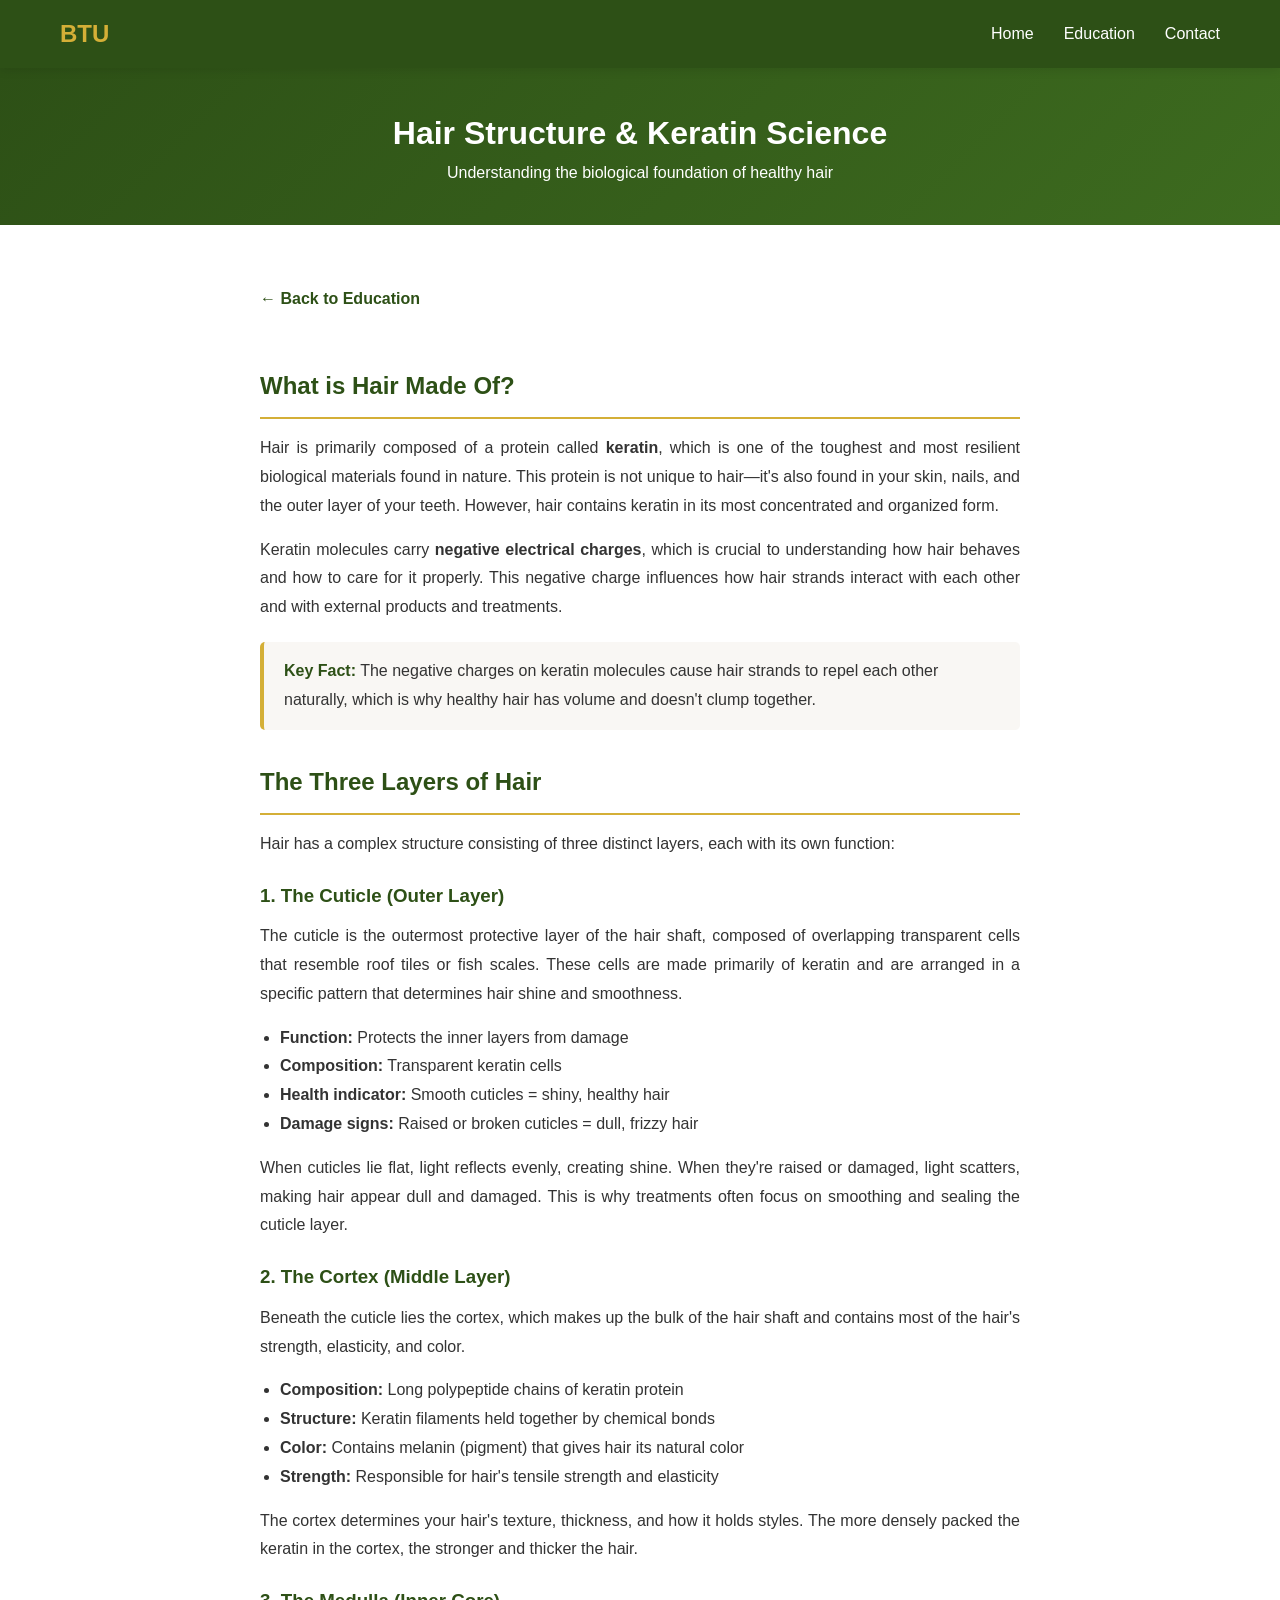
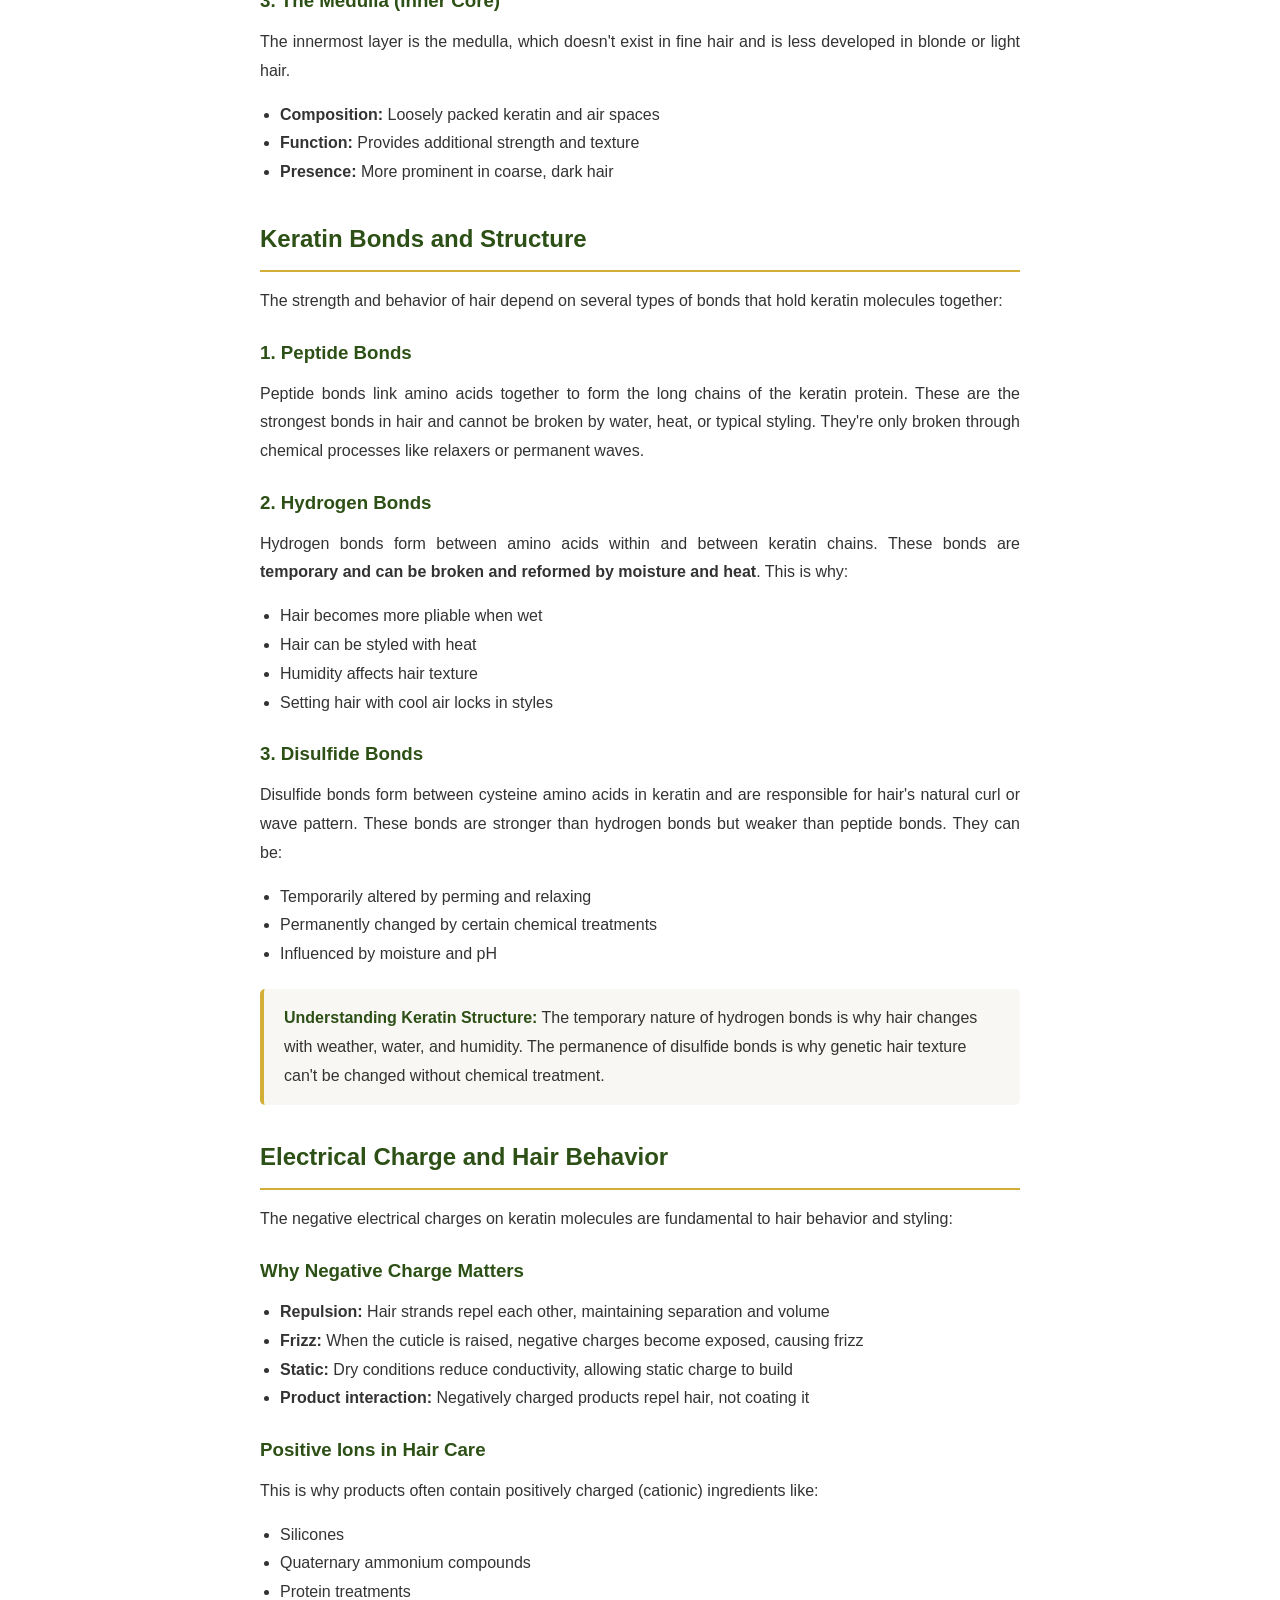
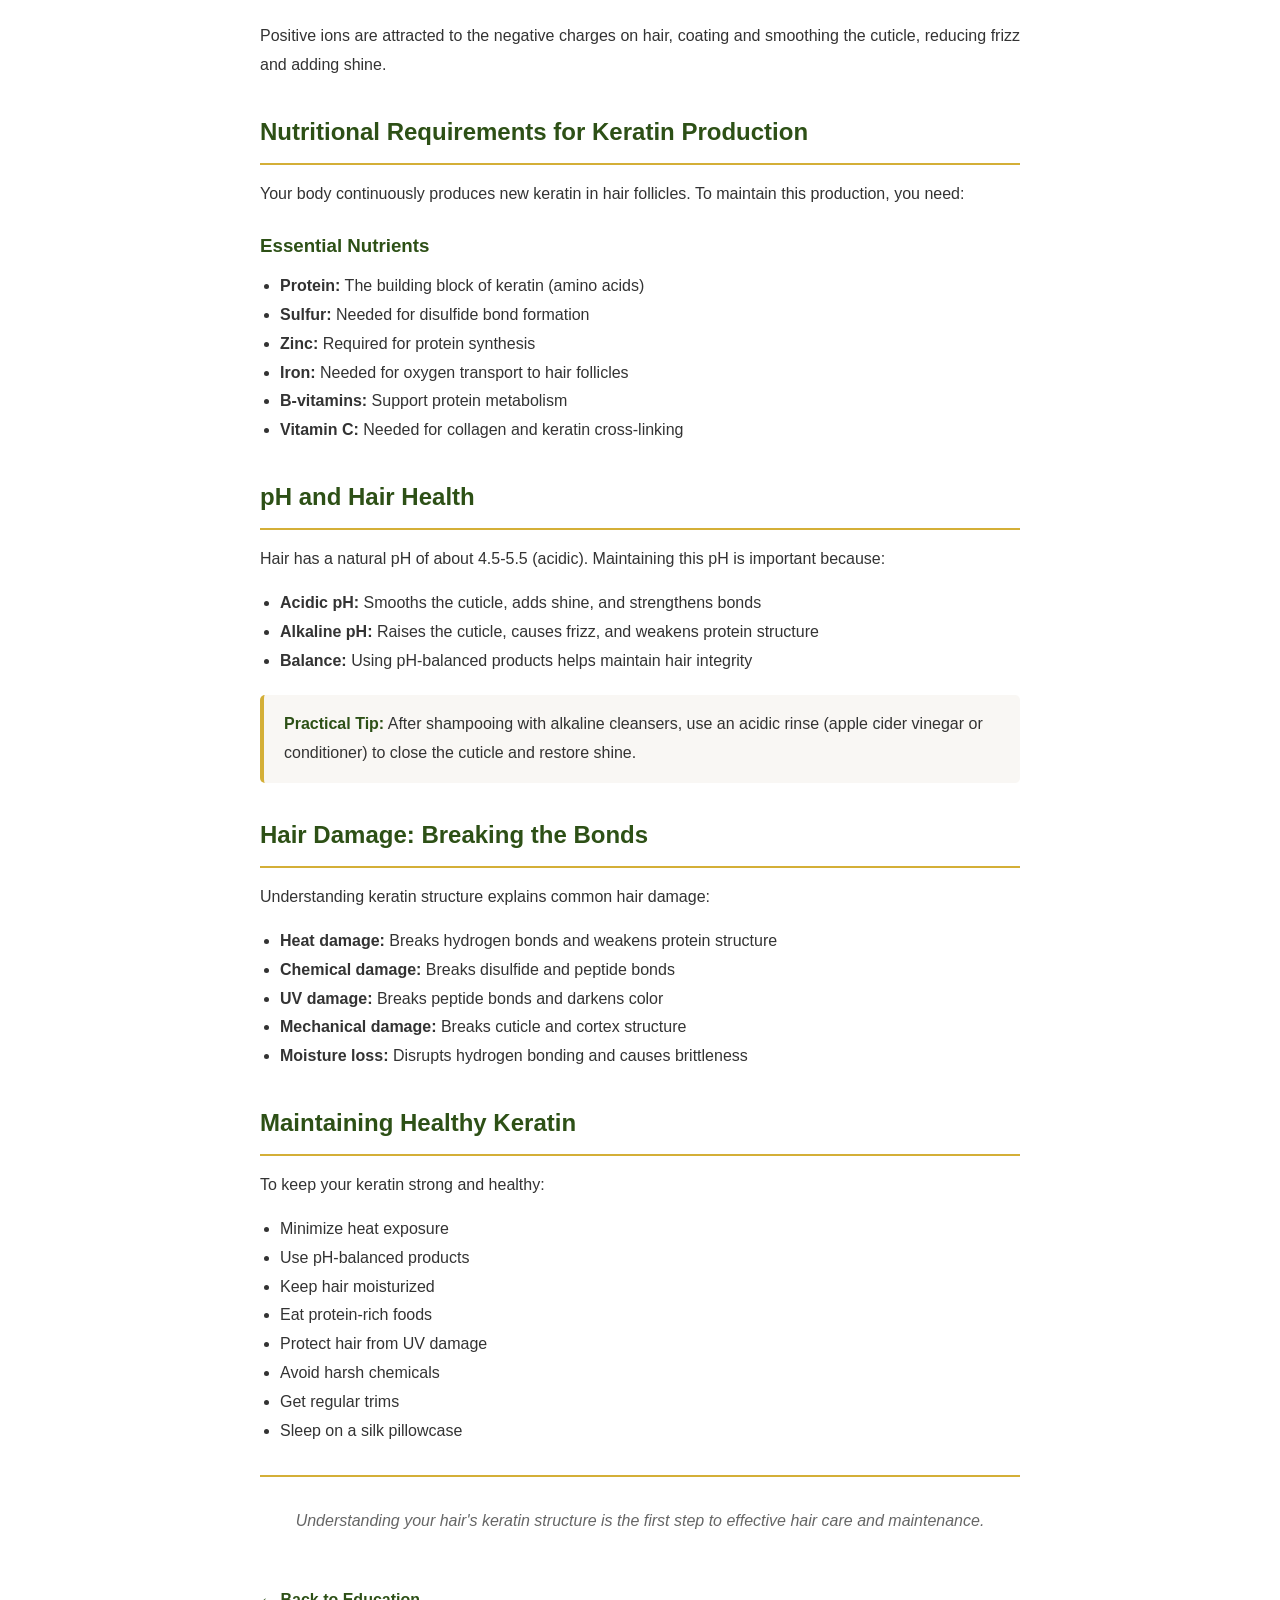
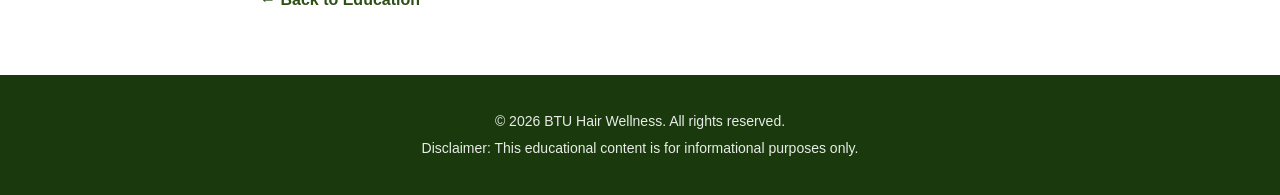
<file: education/hair-structure.html>
<!DOCTYPE html>
<html lang="en">
<head>
    <meta charset="UTF-8">
    <meta name="viewport" content="width=device-width, initial-scale=1.0">
    <title>Hair Structure & Keratin Science - BTU</title>
    <link rel="stylesheet" href="../styles.css">
    <style>
        .article-header {
            background: linear-gradient(135deg, #2d5016, #3d6b1f);
            color: white;
            padding: 40px 0;
            text-align: center;
        }
        
        .article-content {
            max-width: 800px;
            margin: 40px auto;
            line-height: 1.8;
            color: #333;
        }
        
        .article-content h2 {
            color: #2d5016;
            margin-top: 30px;
            margin-bottom: 15px;
            border-bottom: 2px solid #d4af37;
            padding-bottom: 10px;
        }
        
        .article-content h3 {
            color: #2d5016;
            margin-top: 20px;
            margin-bottom: 10px;
        }
        
        .article-content p {
            margin-bottom: 15px;
            text-align: justify;
        }
        
        .highlight-box {
            background-color: #f9f7f4;
            border-left: 4px solid #d4af37;
            padding: 15px 20px;
            margin: 20px 0;
            border-radius: 5px;
        }
        
        .highlight-box strong {
            color: #2d5016;
        }
        
        .back-link {
            display: inline-block;
            margin: 20px 0;
            color: #2d5016;
            text-decoration: none;
            font-weight: 600;
        }
        
        .back-link:hover {
            color: #d4af37;
        }
    </style>
</head>
<body>
    <!-- Navigation -->
    <nav class="navbar">
        <div class="container">
            <div class="nav-brand">BTU</div>
            <ul class="nav-menu">
                <li><a href="../index.html#home">Home</a></li>
                <li><a href="../index.html#education">Education</a></li>
                <li><a href="../index.html#contact">Contact</a></li>
            </ul>
        </div>
    </nav>

    <!-- Article Header -->
    <div class="article-header">
        <div class="container">
            <h1>Hair Structure & Keratin Science</h1>
            <p>Understanding the biological foundation of healthy hair</p>
        </div>
    </div>

    <!-- Article Content -->
    <div class="container article-content">
        <a href="../index.html#education" class="back-link">← Back to Education</a>

        <h2>What is Hair Made Of?</h2>
        <p>Hair is primarily composed of a protein called <strong>keratin</strong>, which is one of the toughest and most resilient biological materials found in nature. This protein is not unique to hair—it's also found in your skin, nails, and the outer layer of your teeth. However, hair contains keratin in its most concentrated and organized form.</p>

        <p>Keratin molecules carry <strong>negative electrical charges</strong>, which is crucial to understanding how hair behaves and how to care for it properly. This negative charge influences how hair strands interact with each other and with external products and treatments.</p>

        <div class="highlight-box">
            <strong>Key Fact:</strong> The negative charges on keratin molecules cause hair strands to repel each other naturally, which is why healthy hair has volume and doesn't clump together.
        </div>

        <h2>The Three Layers of Hair</h2>
        <p>Hair has a complex structure consisting of three distinct layers, each with its own function:</p>

        <h3>1. The Cuticle (Outer Layer)</h3>
        <p>The cuticle is the outermost protective layer of the hair shaft, composed of overlapping transparent cells that resemble roof tiles or fish scales. These cells are made primarily of keratin and are arranged in a specific pattern that determines hair shine and smoothness.</p>
        <ul style="margin-left: 20px; margin-bottom: 15px;">
            <li><strong>Function:</strong> Protects the inner layers from damage</li>
            <li><strong>Composition:</strong> Transparent keratin cells</li>
            <li><strong>Health indicator:</strong> Smooth cuticles = shiny, healthy hair</li>
            <li><strong>Damage signs:</strong> Raised or broken cuticles = dull, frizzy hair</li>
        </ul>

        <p>When cuticles lie flat, light reflects evenly, creating shine. When they're raised or damaged, light scatters, making hair appear dull and damaged. This is why treatments often focus on smoothing and sealing the cuticle layer.</p>

        <h3>2. The Cortex (Middle Layer)</h3>
        <p>Beneath the cuticle lies the cortex, which makes up the bulk of the hair shaft and contains most of the hair's strength, elasticity, and color.</p>
        <ul style="margin-left: 20px; margin-bottom: 15px;">
            <li><strong>Composition:</strong> Long polypeptide chains of keratin protein</li>
            <li><strong>Structure:</strong> Keratin filaments held together by chemical bonds</li>
            <li><strong>Color:</strong> Contains melanin (pigment) that gives hair its natural color</li>
            <li><strong>Strength:</strong> Responsible for hair's tensile strength and elasticity</li>
        </ul>

        <p>The cortex determines your hair's texture, thickness, and how it holds styles. The more densely packed the keratin in the cortex, the stronger and thicker the hair.</p>

        <h3>3. The Medulla (Inner Core)</h3>
        <p>The innermost layer is the medulla, which doesn't exist in fine hair and is less developed in blonde or light hair.</p>
        <ul style="margin-left: 20px; margin-bottom: 15px;">
            <li><strong>Composition:</strong> Loosely packed keratin and air spaces</li>
            <li><strong>Function:</strong> Provides additional strength and texture</li>
            <li><strong>Presence:</strong> More prominent in coarse, dark hair</li>
        </ul>

        <h2>Keratin Bonds and Structure</h2>
        <p>The strength and behavior of hair depend on several types of bonds that hold keratin molecules together:</p>

        <h3>1. Peptide Bonds</h3>
        <p>Peptide bonds link amino acids together to form the long chains of the keratin protein. These are the strongest bonds in hair and cannot be broken by water, heat, or typical styling. They're only broken through chemical processes like relaxers or permanent waves.</p>

        <h3>2. Hydrogen Bonds</h3>
        <p>Hydrogen bonds form between amino acids within and between keratin chains. These bonds are <strong>temporary and can be broken and reformed by moisture and heat</strong>. This is why:</p>
        <ul style="margin-left: 20px; margin-bottom: 15px;">
            <li>Hair becomes more pliable when wet</li>
            <li>Hair can be styled with heat</li>
            <li>Humidity affects hair texture</li>
            <li>Setting hair with cool air locks in styles</li>
        </ul>

        <h3>3. Disulfide Bonds</h3>
        <p>Disulfide bonds form between cysteine amino acids in keratin and are responsible for hair's natural curl or wave pattern. These bonds are stronger than hydrogen bonds but weaker than peptide bonds. They can be:</p>
        <ul style="margin-left: 20px; margin-bottom: 15px;">
            <li>Temporarily altered by perming and relaxing</li>
            <li>Permanently changed by certain chemical treatments</li>
            <li>Influenced by moisture and pH</li>
        </ul>

        <div class="highlight-box">
            <strong>Understanding Keratin Structure:</strong> The temporary nature of hydrogen bonds is why hair changes with weather, water, and humidity. The permanence of disulfide bonds is why genetic hair texture can't be changed without chemical treatment.
        </div>

        <h2>Electrical Charge and Hair Behavior</h2>
        <p>The negative electrical charges on keratin molecules are fundamental to hair behavior and styling:</p>

        <h3>Why Negative Charge Matters</h3>
        <ul style="margin-left: 20px; margin-bottom: 15px;">
            <li><strong>Repulsion:</strong> Hair strands repel each other, maintaining separation and volume</li>
            <li><strong>Frizz:</strong> When the cuticle is raised, negative charges become exposed, causing frizz</li>
            <li><strong>Static:</strong> Dry conditions reduce conductivity, allowing static charge to build</li>
            <li><strong>Product interaction:</strong> Negatively charged products repel hair, not coating it</li>
        </ul>

        <h3>Positive Ions in Hair Care</h3>
        <p>This is why products often contain positively charged (cationic) ingredients like:</p>
        <ul style="margin-left: 20px; margin-bottom: 15px;">
            <li>Silicones</li>
            <li>Quaternary ammonium compounds</li>
            <li>Protein treatments</li>
        </ul>

        <p>Positive ions are attracted to the negative charges on hair, coating and smoothing the cuticle, reducing frizz and adding shine.</p>

        <h2>Nutritional Requirements for Keratin Production</h2>
        <p>Your body continuously produces new keratin in hair follicles. To maintain this production, you need:</p>

        <h3>Essential Nutrients</h3>
        <ul style="margin-left: 20px; margin-bottom: 15px;">
            <li><strong>Protein:</strong> The building block of keratin (amino acids)</li>
            <li><strong>Sulfur:</strong> Needed for disulfide bond formation</li>
            <li><strong>Zinc:</strong> Required for protein synthesis</li>
            <li><strong>Iron:</strong> Needed for oxygen transport to hair follicles</li>
            <li><strong>B-vitamins:</strong> Support protein metabolism</li>
            <li><strong>Vitamin C:</strong> Needed for collagen and keratin cross-linking</li>
        </ul>

        <h2>pH and Hair Health</h2>
        <p>Hair has a natural pH of about 4.5-5.5 (acidic). Maintaining this pH is important because:</p>
        <ul style="margin-left: 20px; margin-bottom: 15px;">
            <li><strong>Acidic pH:</strong> Smooths the cuticle, adds shine, and strengthens bonds</li>
            <li><strong>Alkaline pH:</strong> Raises the cuticle, causes frizz, and weakens protein structure</li>
            <li><strong>Balance:</strong> Using pH-balanced products helps maintain hair integrity</li>
        </ul>

        <div class="highlight-box">
            <strong>Practical Tip:</strong> After shampooing with alkaline cleansers, use an acidic rinse (apple cider vinegar or conditioner) to close the cuticle and restore shine.
        </div>

        <h2>Hair Damage: Breaking the Bonds</h2>
        <p>Understanding keratin structure explains common hair damage:</p>
        <ul style="margin-left: 20px; margin-bottom: 15px;">
            <li><strong>Heat damage:</strong> Breaks hydrogen bonds and weakens protein structure</li>
            <li><strong>Chemical damage:</strong> Breaks disulfide and peptide bonds</li>
            <li><strong>UV damage:</strong> Breaks peptide bonds and darkens color</li>
            <li><strong>Mechanical damage:</strong> Breaks cuticle and cortex structure</li>
            <li><strong>Moisture loss:</strong> Disrupts hydrogen bonding and causes brittleness</li>
        </ul>

        <h2>Maintaining Healthy Keratin</h2>
        <p>To keep your keratin strong and healthy:</p>
        <ul style="margin-left: 20px; margin-bottom: 15px;">
            <li>Minimize heat exposure</li>
            <li>Use pH-balanced products</li>
            <li>Keep hair moisturized</li>
            <li>Eat protein-rich foods</li>
            <li>Protect hair from UV damage</li>
            <li>Avoid harsh chemicals</li>
            <li>Get regular trims</li>
            <li>Sleep on a silk pillowcase</li>
        </ul>

        <hr style="margin: 30px 0; border: none; border-top: 2px solid #d4af37;">

        <p style="text-align: center; color: #666; font-style: italic; margin: 30px 0;">
            Understanding your hair's keratin structure is the first step to effective hair care and maintenance.
        </p>

        <a href="../index.html#education" class="back-link">← Back to Education</a>
    </div>

    <!-- Footer -->
    <footer class="footer">
        <div class="container">
            <p>&copy; 2026 BTU Hair Wellness. All rights reserved.</p>
            <p>Disclaimer: This educational content is for informational purposes only.</p>
        </div>
    </footer>
</body>
</html>
</file>
<file: styles.css>
* {
    margin: 0;
    padding: 0;
    box-sizing: border-box;
}

:root {
    --primary-color: #2d5016;
    --secondary-color: #e8b4a8;
    --accent-color: #d4af37;
    --light-bg: #f9f7f4;
    --text-dark: #333;
    --text-light: #666;
}

body {
    font-family: 'Segoe UI', Tahoma, Geneva, Verdana, sans-serif;
    line-height: 1.6;
    color: var(--text-dark);
    background-color: #fff;
}

.container {
    max-width: 1200px;
    margin: 0 auto;
    padding: 0 20px;
}

/* Navigation */
.navbar {
    background-color: var(--primary-color);
    color: white;
    padding: 15px 0;
    position: sticky;
    top: 0;
    z-index: 100;
    box-shadow: 0 2px 10px rgba(0,0,0,0.1);
}

.navbar .container {
    display: flex;
    justify-content: space-between;
    align-items: center;
}

.nav-brand {
    font-size: 24px;
    font-weight: bold;
    color: var(--accent-color);
}

.nav-menu {
    display: flex;
    list-style: none;
    gap: 30px;
}

.nav-menu a {
    color: white;
    text-decoration: none;
    transition: color 0.3s;
}

.nav-menu a:hover {
    color: var(--accent-color);
}

/* Hero Section */
.hero {
    background: linear-gradient(135deg, var(--primary-color), #3d6b1f);
    color: white;
    padding: 100px 0;
    text-align: center;
}

.hero h1 {
    font-size: 48px;
    margin-bottom: 15px;
    animation: fadeInDown 0.8s ease;
}

.hero p {
    font-size: 20px;
    margin-bottom: 30px;
    opacity: 0.95;
    animation: fadeInUp 0.8s ease;
}

.cta-btn {
    background-color: var(--accent-color);
    color: var(--primary-color);
    padding: 12px 30px;
    border: none;
    border-radius: 5px;
    font-size: 16px;
    font-weight: 600;
    cursor: pointer;
    transition: all 0.3s;
}

.cta-btn:hover {
    background-color: white;
    transform: translateY(-2px);
    box-shadow: 0 5px 20px rgba(0,0,0,0.2);
}

/* About Section */
.about {
    padding: 60px 0;
    background-color: var(--light-bg);
}

.about h2 {
    text-align: center;
    font-size: 36px;
    margin-bottom: 20px;
    color: var(--primary-color);
}

.about > .container > p {
    text-align: center;
    font-size: 16px;
    margin-bottom: 40px;
    max-width: 600px;
    margin-left: auto;
    margin-right: auto;
    color: var(--text-light);
}

.about-grid {
    display: grid;
    grid-template-columns: repeat(auto-fit, minmax(250px, 1fr));
    gap: 30px;
    margin-top: 40px;
}

.about-card {
    background: white;
    padding: 30px;
    border-radius: 8px;
    text-align: center;
    box-shadow: 0 4px 15px rgba(0,0,0,0.1);
    transition: transform 0.3s, box-shadow 0.3s;
}

.about-card:hover {
    transform: translateY(-5px);
    box-shadow: 0 8px 25px rgba(0,0,0,0.15);
}

.about-card h3 {
    color: var(--primary-color);
    margin-bottom: 15px;
}

/* Education Section */
.education {
    padding: 60px 0;
}

.education h2 {
    text-align: center;
    font-size: 36px;
    margin-bottom: 50px;
    color: var(--primary-color);
}

.education-grid {
    display: grid;
    grid-template-columns: repeat(auto-fit, minmax(280px, 1fr));
    gap: 30px;
}

.edu-card {
    background: white;
    padding: 30px;
    border-radius: 8px;
    box-shadow: 0 4px 15px rgba(0,0,0,0.1);
    border-top: 4px solid var(--accent-color);
    transition: all 0.3s;
}

.edu-card:hover {
    transform: translateY(-8px);
    box-shadow: 0 8px 30px rgba(0,0,0,0.15);
}

.edu-card h3 {
    color: var(--primary-color);
    margin-bottom: 15px;
    font-size: 20px;
}

.learn-btn {
    display: inline-block;
    color: var(--primary-color);
    text-decoration: none;
    font-weight: 600;
    margin-top: 15px;
    transition: all 0.3s;
}

.learn-btn:hover {
    color: var(--accent-color);
    margin-left: 5px;
}

/* Hair Loss Causes Section */
.causes {
    background-color: var(--light-bg);
    padding: 60px 0;
}

.causes h2 {
    text-align: center;
    font-size: 36px;
    margin-bottom: 10px;
    color: var(--primary-color);
}

.causes > .container > p {
    text-align: center;
    margin-bottom: 40px;
    color: var(--text-light);
}

.causes-grid {
    display: grid;
    grid-template-columns: repeat(auto-fit, minmax(300px, 1fr));
    gap: 25px;
}

.cause-card {
    background: white;
    padding: 25px;
    border-radius: 8px;
    box-shadow: 0 2px 10px rgba(0,0,0,0.1);
    border-left: 4px solid var(--secondary-color);
}

.cause-card h4 {
    color: var(--primary-color);
    margin-bottom: 10px;
    font-size: 16px;
}

.cause-card p {
    color: var(--text-light);
    font-size: 14px;
    line-height: 1.6;
}

/* Solutions Section */
.solutions {
    padding: 60px 0;
}

.solutions h2 {
    text-align: center;
    font-size: 36px;
    margin-bottom: 50px;
    color: var(--primary-color);
}

.solutions-grid {
    display: grid;
    grid-template-columns: repeat(auto-fit, minmax(280px, 1fr));
    gap: 30px;
}

.solution-card {
    background: white;
    padding: 30px;
    border-radius: 8px;
    box-shadow: 0 4px 15px rgba(0,0,0,0.1);
    border: 2px solid var(--primary-color);
}

.solution-card h3 {
    color: var(--primary-color);
    margin-bottom: 20px;
    font-size: 20px;
}

.solution-card ul {
    list-style: none;
    padding: 0;
}

.solution-card li {
    padding: 8px 0;
    color: var(--text-light);
    border-bottom: 1px solid #eee;
}

.solution-card li:last-child {
    border-bottom: none;
}

.solution-card li:before {
    content: "✓ ";
    color: var(--accent-color);
    font-weight: bold;
    margin-right: 8px;
}

/* Contact Section */
.contact {
    background: linear-gradient(135deg, var(--primary-color), #3d6b1f);
    color: white;
    padding: 60px 0;
    text-align: center;
}

.contact h2 {
    font-size: 36px;
    margin-bottom: 10px;
}

.contact > .container > p {
    margin-bottom: 40px;
    opacity: 0.95;
}

.contact-form {
    max-width: 600px;
    margin: 0 auto;
    display: flex;
    flex-direction: column;
    gap: 15px;
}

.contact-form input,
.contact-form textarea {
    padding: 12px 15px;
    border: none;
    border-radius: 5px;
    font-size: 14px;
    font-family: inherit;
}

.contact-form input::placeholder,
.contact-form textarea::placeholder {
    color: #999;
}

.submit-btn {
    background-color: var(--accent-color);
    color: var(--primary-color);
    padding: 12px 30px;
    border: none;
    border-radius: 5px;
    font-size: 16px;
    font-weight: 600;
    cursor: pointer;
    transition: all 0.3s;
}

.submit-btn:hover {
    background-color: white;
    transform: translateY(-2px);
}

/* Footer */
.footer {
    background-color: #1a3a0d;
    color: white;
    text-align: center;
    padding: 30px 0;
}

.footer p {
    margin: 5px 0;
    font-size: 14px;
    opacity: 0.9;
}

/* Animations */
@keyframes fadeInDown {
    from {
        opacity: 0;
        transform: translateY(-20px);
    }
    to {
        opacity: 1;
        transform: translateY(0);
    }
}

@keyframes fadeInUp {
    from {
        opacity: 0;
        transform: translateY(20px);
    }
    to {
        opacity: 1;
        transform: translateY(0);
    }
}

/* Mobile Responsive */
@media (max-width: 768px) {
    .nav-menu {
        gap: 15px;
        font-size: 14px;
    }

    .hero h1 {
        font-size: 32px;
    }

    .hero p {
        font-size: 16px;
    }

    .about h2,
    .education h2,
    .causes h2,
    .solutions h2,
    .contact h2 {
        font-size: 28px;
    }

    .education-grid,
    .causes-grid,
    .solutions-grid {
        grid-template-columns: 1fr;
    }

    .about-grid {
        grid-template-columns: 1fr;
    }
}

@media (max-width: 480px) {
    .navbar {
        padding: 10px 0;
    }

    .nav-brand {
        font-size: 18px;
    }

    .nav-menu {
        gap: 10px;
        font-size: 12px;
    }

    .hero {
        padding: 60px 0;
    }

    .hero h1 {
        font-size: 24px;
    }

    .hero p {
        font-size: 14px;
    }

    .about h2,
    .education h2,
    .causes h2,
    .solutions h2,
    .contact h2 {
        font-size: 22px;
    }

    .about-card,
    .edu-card,
    .solution-card {
        padding: 20px;
    }
}
</file>
